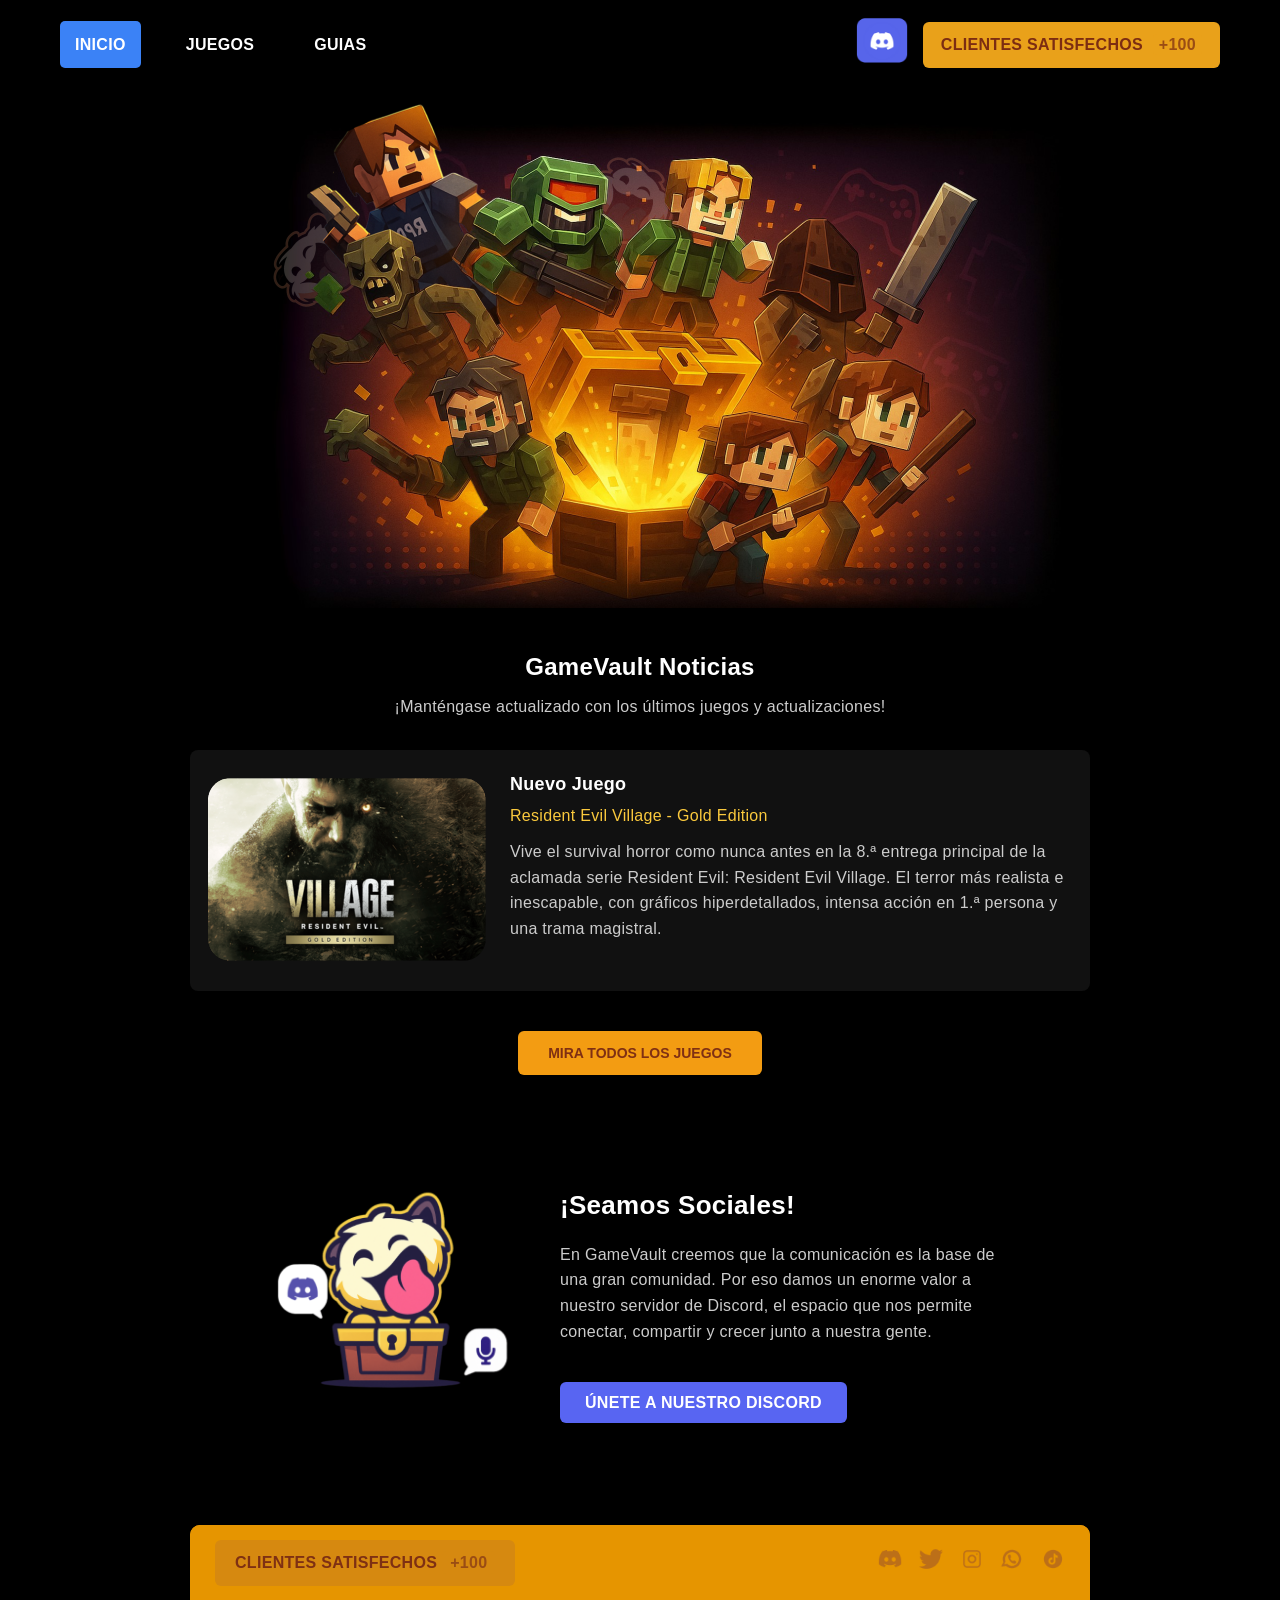
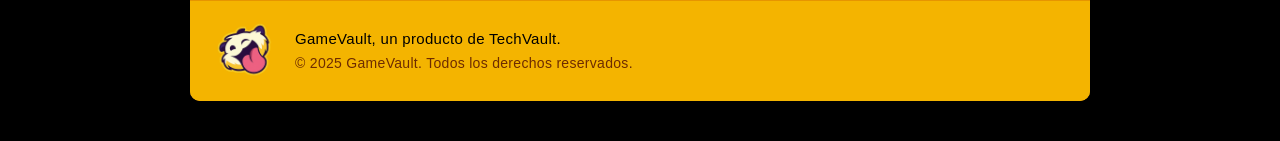
<file: index.html>
<!DOCTYPE html>
<html lang="es">
<head>
  <meta charset="UTF-8">
  <meta name="viewport" content="width=device-width, initial-scale=1.0">
  <title>GameVault</title>
  <link rel="stylesheet" href="styles.css">
  <link rel="stylesheet" href="https://cdn.jsdelivr.net/npm/swiper/swiper-bundle.min.css" />
  <link rel="stylesheet" href="styleoffline.css">
  <link rel="icon" type="image/png" href="imagenes/logocolor.png" >
</head>
<body>
    <!-- Pantalla de carga -->
  <div id="loading-screen" class="loading-screen">
    <div class="loading-content">
      <img src="imagenes/loading.webp" alt="Cargando..." class="loading-gif">
      
    </div>
  </div>



  <!---libreria de swiper-->
  <script src="https://cdn.jsdelivr.net/npm/swiper/swiper-bundle.min.js"></script>
  <!---libreria de swiper-->

  <!-- Overlay del menú móvil -->
  <div class="nav-overlay" id="nav-overlay">
    <div class="overlay-header">
      <span class="close-menu" id="close-menu">✕ Toggle Menu</span>
    </div>
    <ul class="nav-links">
      <li><a href="index.html" class="active">INICIO</a></li>
      <li><a href="juegos.html">JUEGOS</a></li>
      <li><a href="guias.html">GUIAS</a></li>
    </ul>
    <div class="nav-buttons">
      <a href="https://discord.com/invite/jnJaGPKaXg" class="discord-btn">
        <span class="discord-icon"><img src="imagenes/discordblanco.png" alt="Discord"></span> DISCORD SERVER
      </a>
      <a href="Https://tr.ee/Gamevault_referencia " class="play-btn">CLIENTES SATISFECHOS <span>+100</span></a>
    </div>
  </div>

  <!-- encabezado -->
  <header>
    <nav class="navbar">
      <!-- Botón toggle (hamburguesa) -->
      <div class="menu-toggle" id="menu-toggle">
        ☰ <span>MENU</span>
      </div>

      <!-- Links de navegación (desktop) -->
      <ul class="nav-links" id="nav-links">
        <li><a href="index.html" class="active">INICIO</a></li>
        <li><a href="juegos.html">JUEGOS</a></li>
        <li><a href="guias.html">GUIAS</a></li>
      </ul>

      <!-- Botones de la derecha -->
      <div class="nav-buttons">
        <a href="https://discord.com/invite/jnJaGPKaXg" class="discord-btn">
          <img src="imagenes/discordbar.png" alt="discord">
        </a>
        <a href="Https://tr.ee/Gamevault_referencia " class="play-btn">CLIENTES SATISFECHOS <span>+100</span></a>
      </div>
    </nav>
  </header>

  <!-- IMAGEN CENTRAL -->
  <section class="hero">
    <img src="imagenes/imageninicio1.png" alt="Hero Image">
  </section>

  <!-- NEWS SECTION -->
  <section class="news">
    <h2>GameVault Noticias</h2>
    <p>¡Manténgase actualizado con los últimos juegos y actualizaciones!</p>

    <div class="news-card">
      <img src="imagenes/noticia.png" alt="News Thumbnail">
      <div class="news-info">
        <h3>Nuevo Juego</h3>
        <span class="event">Resident Evil Village - Gold Edition</span>
        <p>
          Vive el survival horror como nunca antes en la 8.ª entrega principal
          de la aclamada serie Resident Evil: Resident Evil Village.
          El terror más realista e inescapable, con gráficos hiperdetallados,
          intensa acción en 1.ª persona y una trama magistral.
        </p>
      </div>
    </div>

    <button class="view-btn" onclick="window.location.href='juegos.html'">
  MIRA TODOS LOS JUEGOS
</button>
  </section>

  <!-- SOCIAL SECTION -->
  <section class="social">
    <div class="social-container">
     <img src="imagenes/discord.png" alt="Social Mob">
      <div class="social-text">
        <h2>¡Seamos Sociales!</h2>
        <p>
          En GameVault creemos que la comunicación es la base de una gran comunidad. 
          Por eso damos un enorme valor a nuestro servidor de Discord, el espacio que nos permite 
          conectar, compartir y crecer junto a nuestra gente.
          <br><br>
        </p>
        <a href="https://discord.com/invite/jnJaGPKaXg" class="discord-cta">ÚNETE A NUESTRO DISCORD</a>
      </div>
    </div>
  </section>

  <!-- FOOTER -->
  <footer>
    <div class="footer-box">
      <div class="footer-top">
        <a  class="footer-play">CLIENTES SATISFECHOS<span>+100</span></a>
        <div class="footer-icons">
          <a href="https://discord.com/invite/jnJaGPKaXg"><img src="imagenes/discordlogo.png" alt="discord"></a>
          <a href="https://x.com/VaultGame1437"><img src="imagenes/efectos.png" alt="twitter"></a>
          <a href="https://www.instagram.com/gamevault_ggs"><img src="imagenes/ig.png" alt="instagram"></a>
          <a href="https://wa.me/51968770353"><img src="imagenes/whatsapp.png" alt="whatsapp"></a>
          <a href="https://www.tiktok.com/@gamevault987"><img src="imagenes/tiktok.png" alt="tiktok"></a>
        </div>
      </div>
      <div class="footer-bottom">
        <img src="imagenes/logo2.png" alt="piston">
        <p>
          GameVault, un producto de TechVault. 
 <br>
          <span>© 2025 GameVault. Todos los derechos reservados.</span>
        </p>
      </div>
    </div>
  </footer>

  <script src="scrip.js"></script>
</body>
</html>
</file>
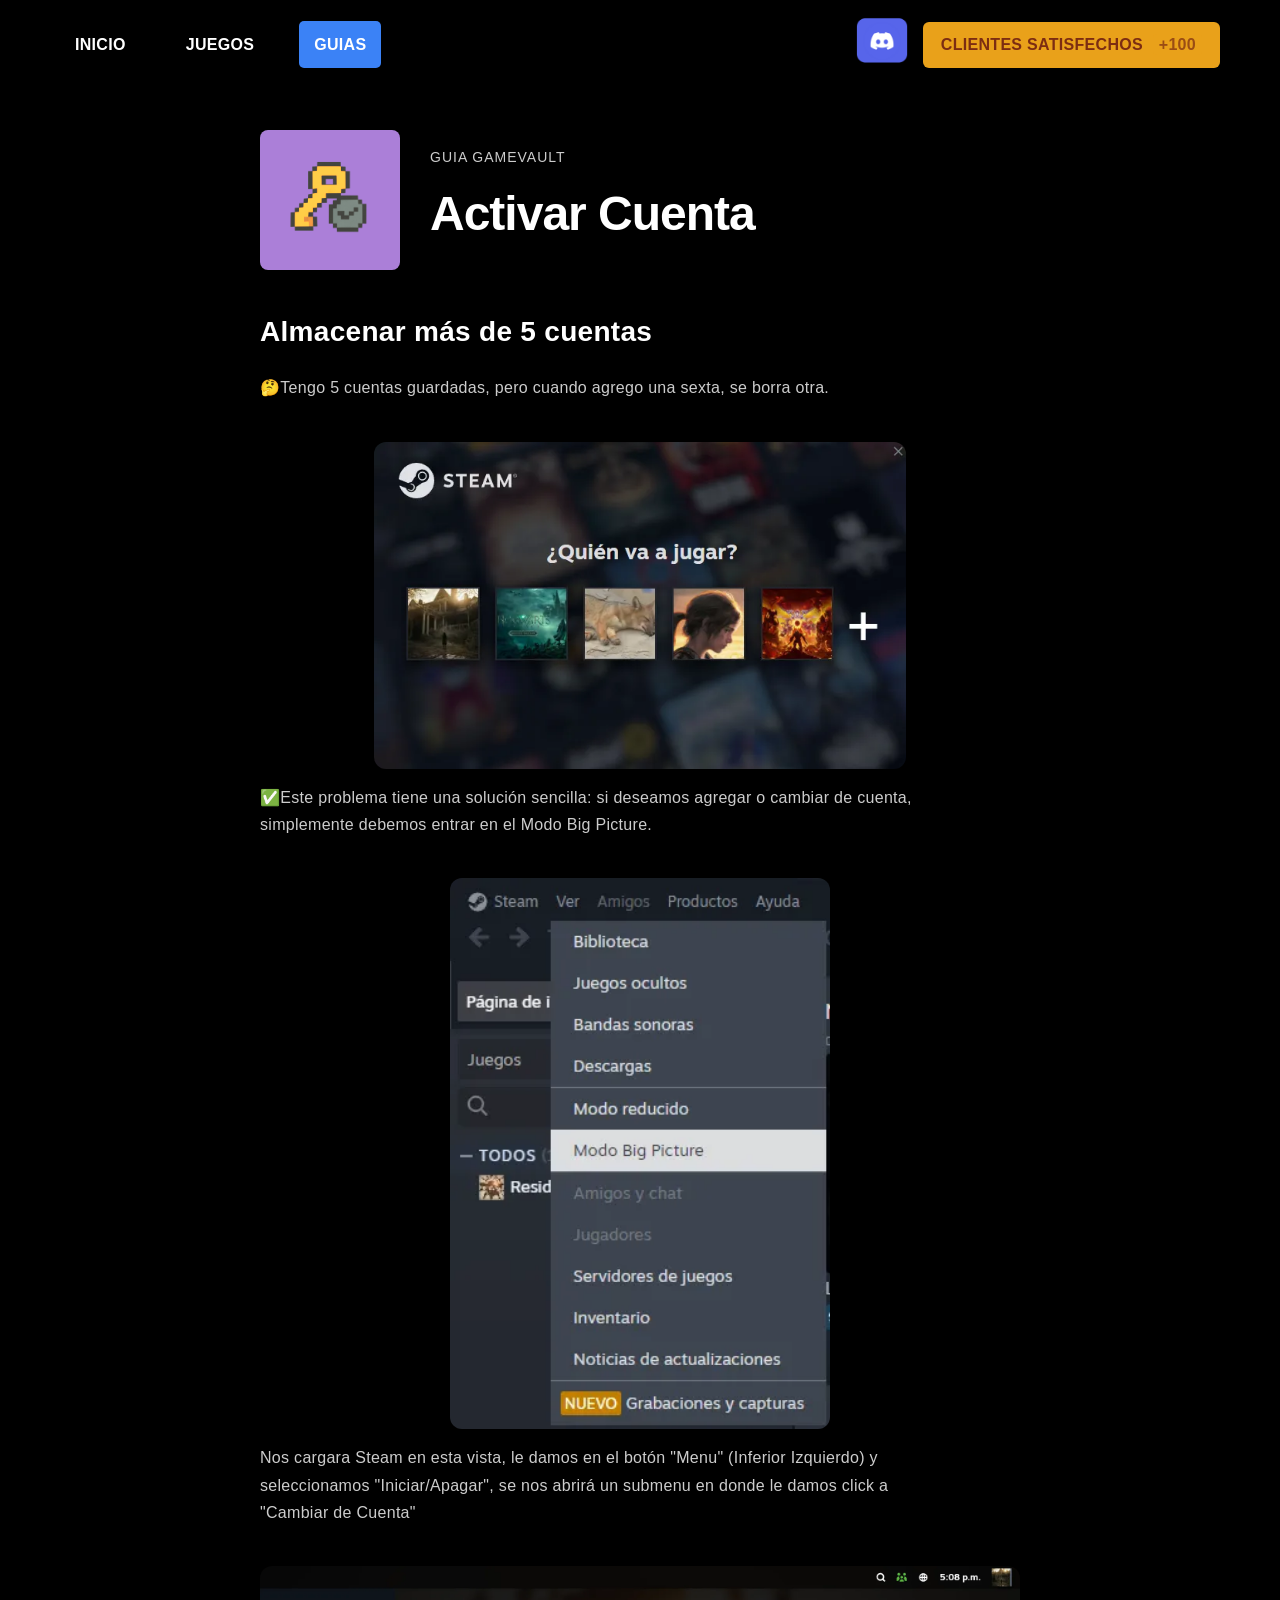
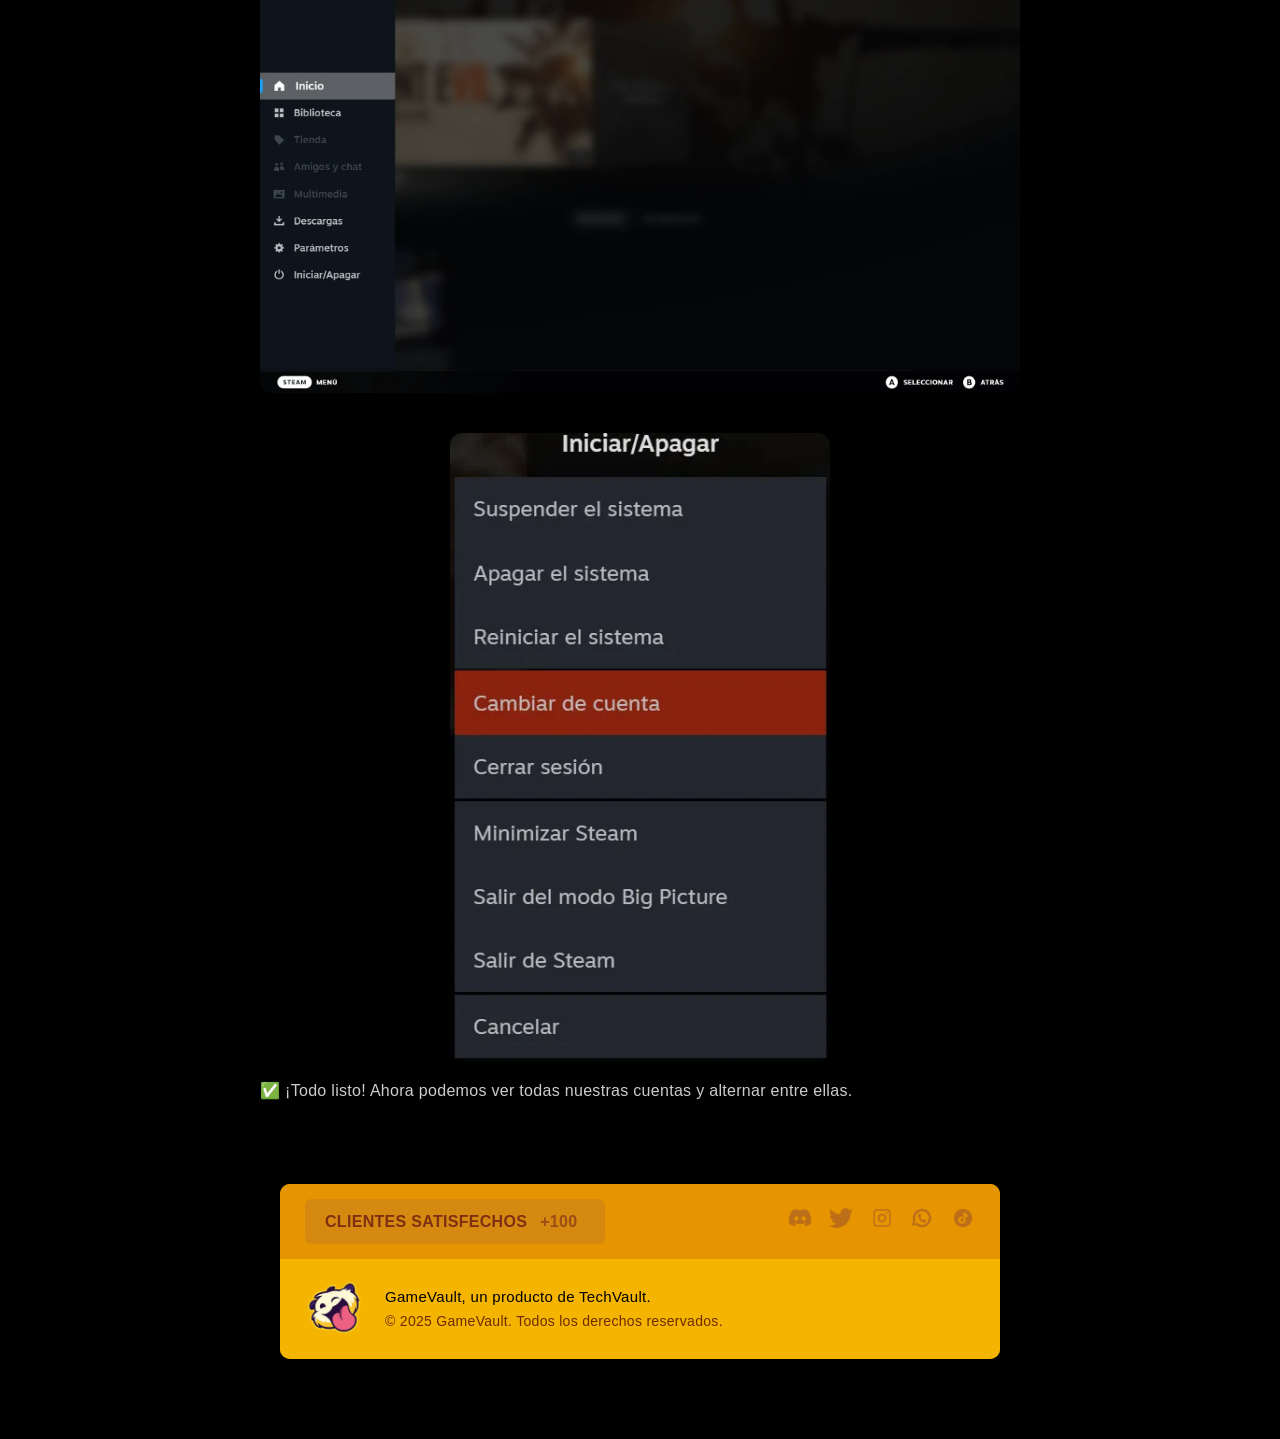
<file: almacenar.html>
<!DOCTYPE html>
<html lang="es">
<head>
  <meta charset="UTF-8">
  <meta name="viewport" content="width=device-width, initial-scale=1.0">
  <title>Almacenar Cuentas - GameVault</title>
  <link rel="stylesheet" href="syles2.css">
  <link rel="stylesheet" href="styles.css">
  <link rel="stylesheet" href="styleoffline.css">
  <link rel="stylesheet" href="https://cdn.jsdelivr.net/npm/swiper/swiper-bundle.min.css" />
  <link rel="icon" type="image/png" href="imagenes/logocolor.png" >
</head>
<body>
      <!-- Pantalla de carga -->
  <div id="loading-screen" class="loading-screen">
    <div class="loading-content">
      <img src="imagenes/loading.webp" alt="Cargando..." class="loading-gif">
      
    </div>
  </div>



  <!---libreria de swiper-->
  <script src="https://cdn.jsdelivr.net/npm/swiper/swiper-bundle.min.js"></script>
  <!---libreria de swiper-->

  <!-- Overlay del menú móvil -->
  <div class="nav-overlay" id="nav-overlay">
    <div class="overlay-header">
      <span class="close-menu" id="close-menu">✕ Toggle Menu</span>
    </div>
    <ul class="nav-links">
      <li><a href="index.html">INICIO</a></li>
      <li><a href="juegos.html">JUEGOS</a></li>
      <li><a href="guias.html" class="active">GUIAS</a></li>
    </ul>
    <div class="nav-buttons">
      <a href="https://discord.com/invite/jnJaGPKaXg" class="discord-btn">
        <span class="discord-icon"><img src="imagenes/discordblanco.png" alt="Discord"></span> DISCORD SERVER
      </a>
      <a href="Https://tr.ee/Gamevault_referencia " class="play-btn">CLIENTES SATISFECHOS <span>+100</span></a>
    </div>
  </div>

  <!-- encabezado -->
  <header>
    <nav class="navbar">
      <!-- Botón toggle (hamburguesa) -->
      <div class="menu-toggle" id="menu-toggle">
        ☰ <span>MENU</span>
      </div>

      <!-- Links de navegación (desktop) -->
      <ul class="nav-links" id="nav-links">
        <li><a href="index.html">INICIO</a></li>
        <li><a href="juegos.html">JUEGOS</a></li>
        <li><a href="guias.html" class="active">GUIAS</a></li>
      </ul>

      <!-- Botones de la derecha -->
      <div class="nav-buttons">
        <a href="https://discord.com/invite/jnJaGPKaXg" class="discord-btn">
          <img src="imagenes/discordbar.png" alt="discord">
        </a>
        <a href="Https://tr.ee/Gamevault_referencia " class="play-btn">CLIENTES SATISFECHOS <span>+100</span></a>
      </div>
    </nav>
  </header>

<div class="container">
    <!-- Header Section -->
    <div class="header">
      <div class="icon-container2">
        <img src="imagenes/activar.png" alt="Archaeology Character" class="character-icon">
      </div>
      <div class="title-section">
        <p class="guide-label">GUIA GAMEVAULT</p>
        <h1 class="main-title">Activar Cuenta</h1>
      </div>
    </div>



    <!-- que es-->
    <div class="section">
      <h2 class="section-title">Almacenar más de 5 cuentas</h2>
      <p class="section-text">🤔Tengo 5 cuentas guardadas, pero cuando agrego una sexta, se borra otra.</p>
    </div>

    <!-- Additional Image Section -->
    <div class="bottom-image-container">
      <img src="imagenes/plataforma.webp" alt="Archaeology Process" class="bottom-image3">
    </div>

    <!-- que es-->
    <div class="section">
      <p class="section-text">✅Este problema tiene una solución sencilla: si deseamos agregar o cambiar de cuenta, simplemente debemos entrar en el Modo Big Picture.</p>
    </div>

    <!-- Additional Image Section -->
    <div class="bottom-image-container">
      <img src="imagenes/big.webp" alt="Archaeology Process" class="bottom-image2">
    </div>

    <!-- que es-->
    <div class="section">
      <p class="section-text">Nos cargara Steam en esta vista, le damos en el botón "Menu" (Inferior Izquierdo) 
        y seleccionamos "Iniciar/Apagar", se nos abrirá un submenu en donde le damos click a "Cambiar de Cuenta"</p>
    </div>

    <!-- Additional Image Section -->
    <div class="bottom-image-container">
      <img src="imagenes/modo.webp" alt="Archaeology Process" class="bottom-image">
    </div>    

    <!-- Additional Image Section -->
    <div class="bottom-image-container">
      <img src="imagenes/apagar.webp" alt="Archaeology Process" class="bottom-image2">
    </div>       

        <div class="section">
      <p class="section-text">✅ ¡Todo listo! Ahora podemos ver todas nuestras cuentas y alternar entre ellas.</p>
    </div>

    








  <!-- FOOTER -->
  <footer>
    <div class="footer-box">
      <div class="footer-top">
        <a  class="footer-play">CLIENTES SATISFECHOS<span>+100</span></a>
        <div class="footer-icons">
          <a href="https://discord.com/invite/jnJaGPKaXg"><img src="imagenes/discordlogo.png" alt="discord"></a>
          <a href="https://x.com/VaultGame1437"><img src="imagenes/efectos.png" alt="twitter"></a>
          <a href="https://www.instagram.com/gamevault_ggs"><img src="imagenes/ig.png" alt="instagram"></a>
          <a href="https://wa.me/51968770353"><img src="imagenes/whatsapp.png" alt="whatsapp"></a>
          <a href="https://www.tiktok.com/@gamevault987"><img src="imagenes/tiktok.png" alt="tiktok"></a>
        </div>
      </div>
      <div class="footer-bottom">
        <img src="imagenes/logo2.png" alt="piston">
        <p>
          GameVault, un producto de TechVault.  <br>
          <span>© 2025 GameVault. Todos los derechos reservados.</span>
        </p>
      </div>
    </div>
  </footer>

  <script src="scrip.js"></script>
</body>
</html>
</file>
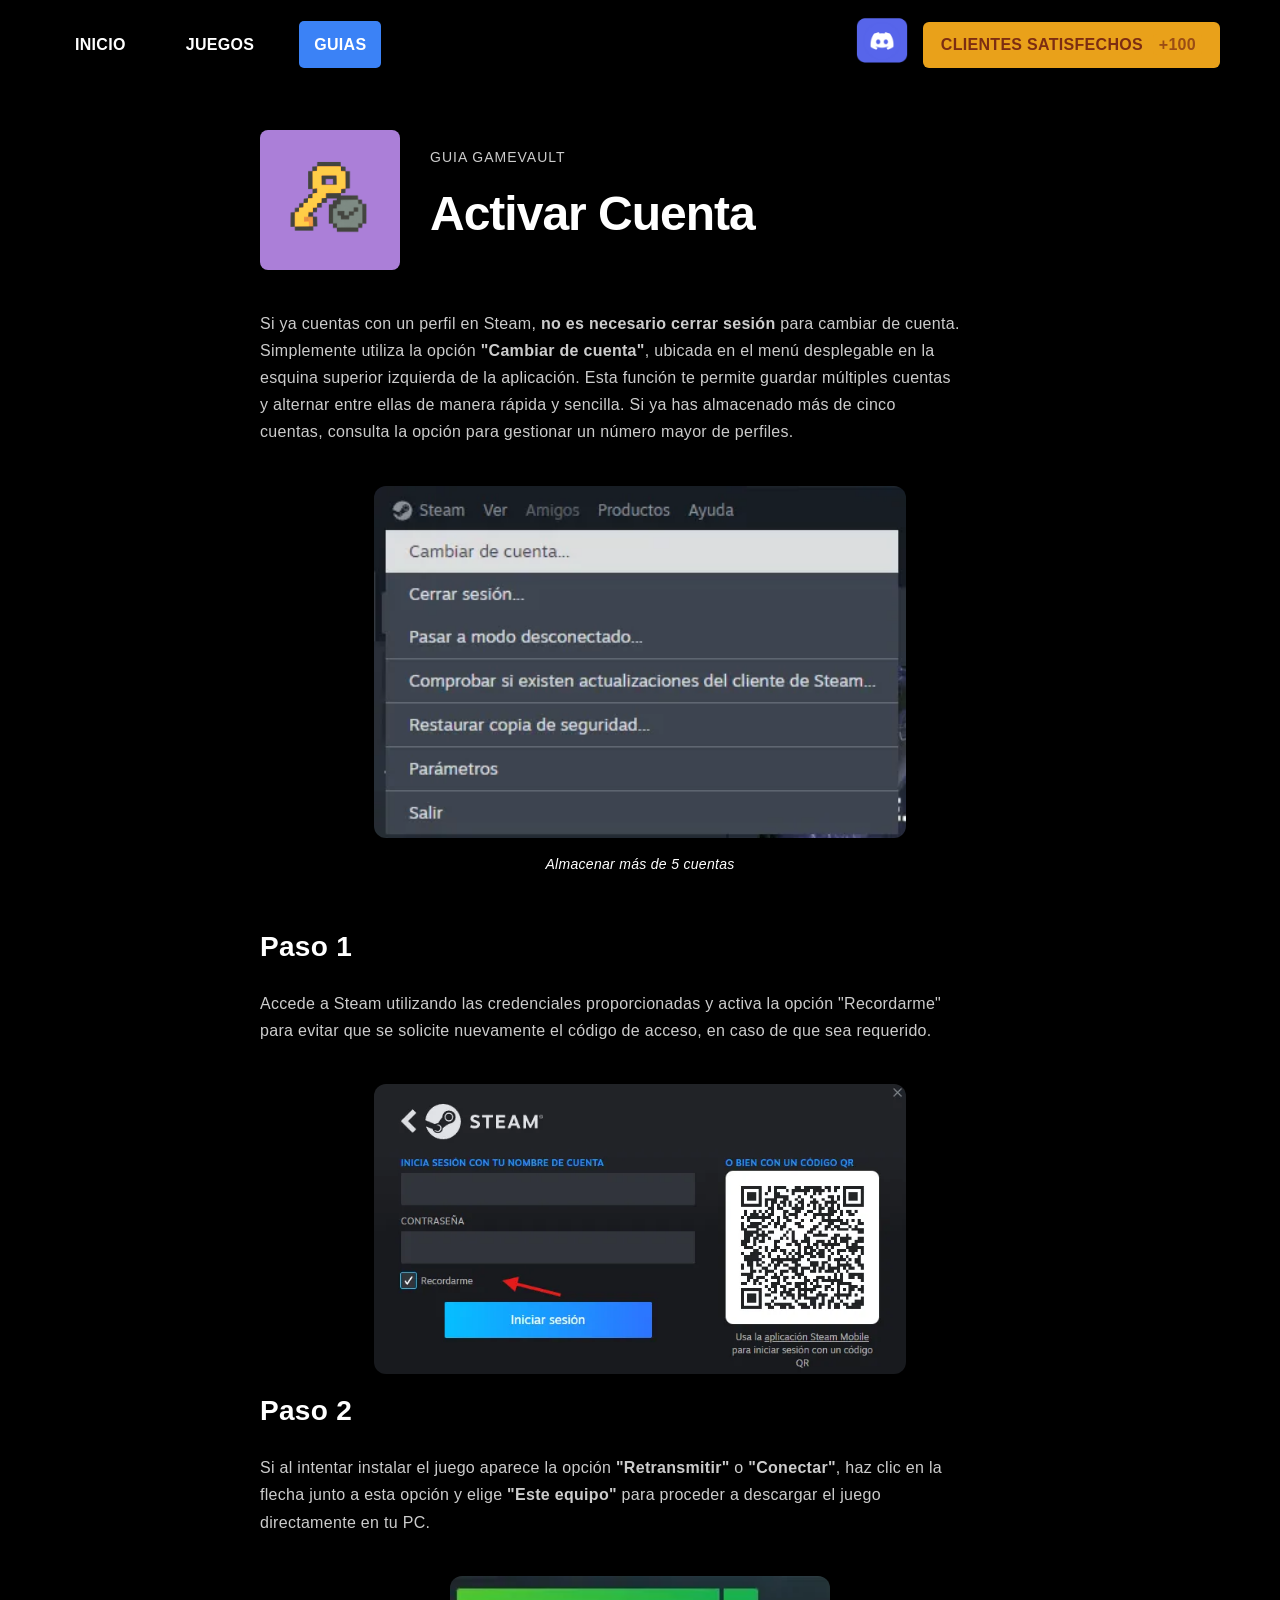
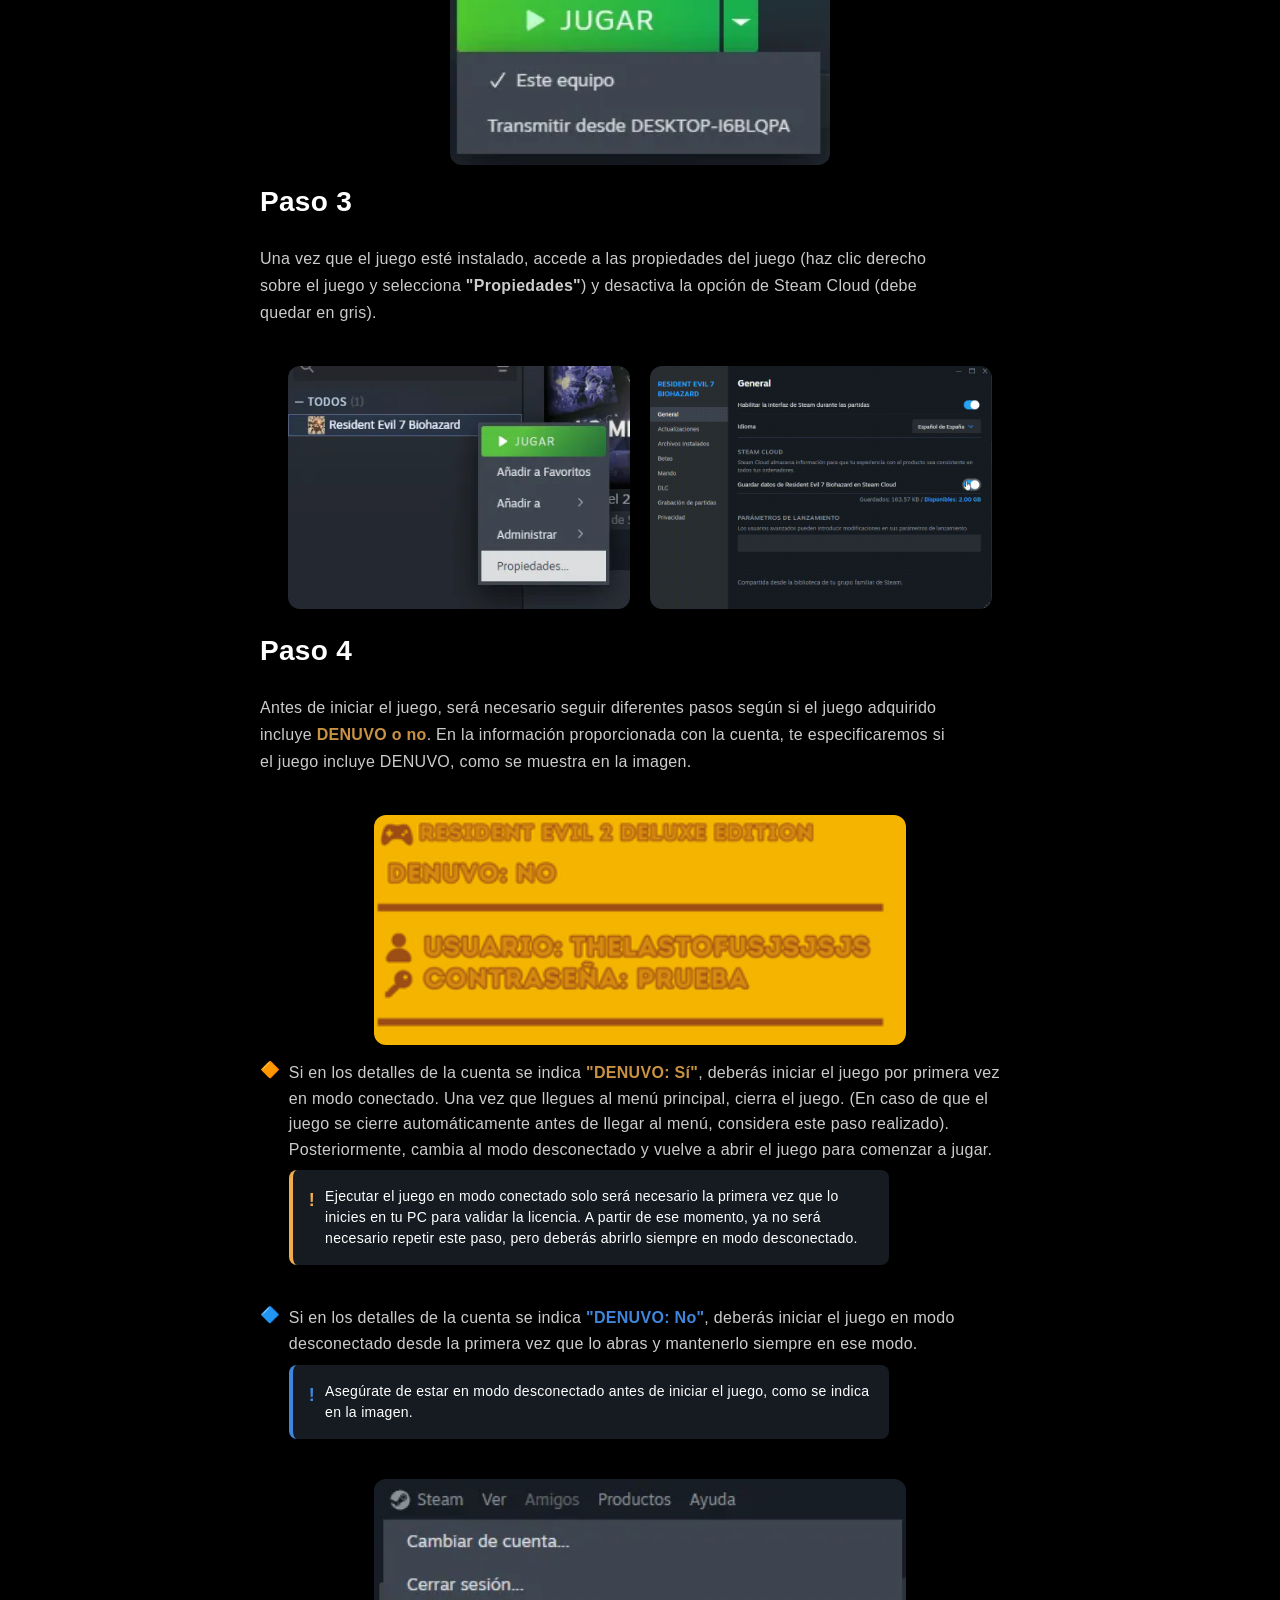
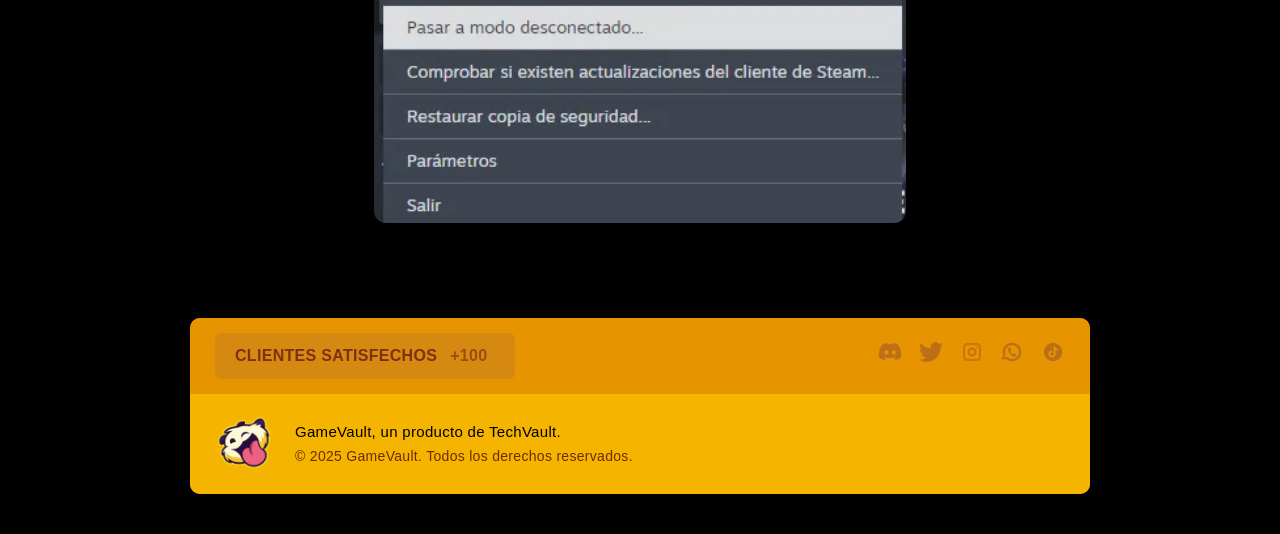
<file: cuentas.html>
<!DOCTYPE html>
<html lang="es">
<head>
  <meta charset="UTF-8">
  <meta name="viewport" content="width=device-width, initial-scale=1.0">
  <title>Política de Reembolsos - GameVault</title>
  <link rel="stylesheet" href="syles2.css">
  <link rel="stylesheet" href="styles.css">
  <link rel="stylesheet" href="styleoffline.css">
  <link rel="stylesheet" href="https://cdn.jsdelivr.net/npm/swiper/swiper-bundle.min.css" />
  <link rel="icon" type="image/png" href="imagenes/logocolor.png" >
</head>
<body>
      <!-- Pantalla de carga -->
  <div id="loading-screen" class="loading-screen">
    <div class="loading-content">
      <img src="imagenes/loading.webp" alt="Cargando..." class="loading-gif">
      
    </div>
  </div>
  
  <!---libreria de swiper-->
  <script src="https://cdn.jsdelivr.net/npm/swiper/swiper-bundle.min.js"></script>
  <!---libreria de swiper-->

  <!-- Overlay del menú móvil -->
  <div class="nav-overlay" id="nav-overlay">
    <div class="overlay-header">
      <span class="close-menu" id="close-menu">✕ Toggle Menu</span>
    </div>
    <ul class="nav-links">
      <li><a href="index.html">INICIO</a></li>
      <li><a href="juegos.html">JUEGOS</a></li>
      <li><a href="guias.html" class="active">GUIAS</a></li>
    </ul>
    <div class="nav-buttons">
      <a href="https://discord.com/invite/jnJaGPKaXg" class="discord-btn">
        <span class="discord-icon"><img src="imagenes/discordblanco.png" alt="Discord"></span> DISCORD SERVER
      </a>
      <a href="Https://tr.ee/Gamevault_referencia " class="play-btn">CLIENTES SATISFECHOS <span>+100</span></a>
    </div>
  </div>

  <!-- encabezado -->
  <header>
    <nav class="navbar">
      <!-- Botón toggle (hamburguesa) -->
      <div class="menu-toggle" id="menu-toggle">
        ☰ <span>MENU</span>
      </div>

      <!-- Links de navegación (desktop) -->
      <ul class="nav-links" id="nav-links">
        <li><a href="index.html">INICIO</a></li>
        <li><a href="juegos.html">JUEGOS</a></li>
        <li><a href="guias.html" class="active">GUIAS</a></li>
      </ul>

      <!-- Botones de la derecha -->
      <div class="nav-buttons">
        <a href="https://discord.com/invite/jnJaGPKaXg" class="discord-btn">
          <img src="imagenes/discordbar.png" alt="discord">
        </a>
        <a href="Https://tr.ee/Gamevault_referencia " class="play-btn">CLIENTES SATISFECHOS <span>+100</span></a>
      </div>
    </nav>
  </header>

  <!-- CONTENIDO DE POLÍTICA DE REEMBOLSOS -->
<div class="container">
    <!-- Header Section -->
    <div class="header">
      <div class="icon-container2">
        <img src="imagenes/activar.png" alt="Archaeology Character" class="character-icon">
      </div>
      <div class="title-section">
        <p class="guide-label">GUIA GAMEVAULT</p>
        <h1 class="main-title">Activar Cuenta</h1>
      </div>
    </div>

    <!-- Description Section -->
    <div class="description">
      <p>Si ya cuentas con un perfil en Steam, <b>no es necesario cerrar sesión</b> para cambiar de cuenta. Simplemente utiliza la opción <b>"Cambiar de cuenta"</b>, ubicada en el menú desplegable en la esquina superior izquierda de la aplicación. Esta función te permite guardar múltiples cuentas y alternar entre ellas de manera rápida y sencilla.
        Si ya has almacenado más de cinco cuentas, consulta la opción para gestionar un número mayor de perfiles.</p>
    </div>

    <!-- Main Image Section -->
    <div class="main-image-container">
      <img src="imagenes/cambiarcuenta.webp" alt="Open World Archaeology Structure" class="main-image2">
      <a href="almacenar.html" class="image-captionlink">
      <p > Almacenar más de 5 cuentas </p>
      </a>
    </div>

    <!-- Paso 1-->
    <div class="section">
      <h2 class="section-title">Paso 1</h2>
      <p class="section-text"> Accede a Steam utilizando las credenciales proporcionadas y activa la opción "Recordarme" 
        para evitar que se solicite nuevamente el código de acceso, en caso de que sea requerido.</p>
    </div>

    <!-- Additional Image Section -->
    <div class="bottom-image-container">
      <img src="imagenes/inicio.webp" alt="Archaeology Process" class="bottom-image3">
    </div>

    <!-- Paso 2-->
    <div class="section">
      <h2 class="section-title">Paso 2</h2>
      <p class="section-text"> Si al intentar instalar el juego aparece la opción <b>"Retransmitir"</b> o <b>"Conectar"</b>, haz clic en la 
        flecha junto a esta opción y elige <b>"Este equipo"</b> para proceder a descargar el juego directamente en tu PC.</p>
    </div>

    <!-- Additional Image Section -->
    <div class="bottom-image-container">
      <img src="imagenes/concectar.webp" alt="Archaeology Process" class="bottom-image2">
    </div>    

    <!-- Paso 3-->
    <div class="section">
      <h2 class="section-title">Paso 3</h2>
      <p class="section-text"> Una vez que el juego esté instalado, accede a las propiedades del juego (haz clic derecho 
        sobre el juego y selecciona <b>"Propiedades"</b>) y desactiva la opción de Steam Cloud (debe quedar en gris).</p>
    </div>


    <div class="image-row">
    <img src="imagenes/propiedad.webp" alt="Imagen 1" class="img-pair">
    <img src="imagenes/steamcloud.gif" alt="Imagen 2" class="img-pair">
    </div>


    <!-- Paso 4-->
    <div class="section">
      <h2 class="section-title">Paso 4</h2>
      <p class="section-text"> Antes de iniciar el juego, será necesario seguir diferentes pasos según si el juego adquirido incluye <font color="#c89242"><b>DENUVO o no</b></font>.
        En la información proporcionada con la cuenta, te especificaremos si el juego incluye DENUVO, como se muestra en la imagen.</p>
    </div>

    <!-- Additional Image Section -->
    <div class="bottom-image-container">
      <img src="imagenes/denuvo.png" alt="Archaeology Process" class="bottom-image3">
    </div>        

        <div class="section">
      <ul class="emoji-list">
        
        <li>Si en los detalles de la cuenta se indica <font color="c89242"><b>"DENUVO: Sí"</b></font>, deberás iniciar el juego por primera vez en   modo conectado. Una vez que
         llegues al menú principal, cierra el juego. (En caso de que el juego se cierre automáticamente antes de llegar al menú, considera este paso realizado). 
         Posteriormente, cambia al modo desconectado y vuelve a abrir el juego para comenzar a jugar.</li>
</ul>
<div class="emoji-aligned-box">
  <div class="warning-box">
    <div class="warning-icon">!</div>
    <div class="warning-text">
      Ejecutar el juego en modo conectado solo será necesario la primera vez que lo inicies en tu PC para validar la licencia.
      A partir de ese momento, ya no será necesario repetir este paso, pero deberás abrirlo siempre en modo desconectado.
    </div>
  </div>
</div>

      
      </div>


      <div class="section">
        <ul class="emoji-list2">

          <li>Si en los detalles de la cuenta se indica <font color="#3f87dc"><b>"DENUVO: No"</b></font>, deberás iniciar el juego en modo desconectado desde la primera vez que lo abras 
            y mantenerlo siempre en ese modo.</li>
        </ul>

        <div class="emoji-aligned-box">
  <div class="warning-box2">
    <div class="warning-icon2">!</div>
    <div class="warning-text">
      Asegúrate de estar en modo desconectado antes de iniciar el juego, como se indica en la imagen.
    </div>
  </div>
</div>

      </div>
    

    <!-- Additional Image Section -->
    <div class="bottom-image-container">
      <img src="imagenes/desconcectado.webp" alt="Archaeology Process" class="bottom-image3">
    </div>    

    </div>

    


    



    

  <!-- FOOTER -->
  <footer>
    <div class="footer-box">
      <div class="footer-top">
        <a  class="footer-play">CLIENTES SATISFECHOS<span>+100</span></a>
        <div class="footer-icons">
          <a href="https://discord.com/invite/jnJaGPKaXg"><img src="imagenes/discordlogo.png" alt="discord"></a>
          <a href="https://x.com/VaultGame1437"><img src="imagenes/efectos.png" alt="twitter"></a>
          <a href="https://www.instagram.com/gamevault_ggs"><img src="imagenes/ig.png" alt="instagram"></a>
          <a href="https://wa.me/51968770353"><img src="imagenes/whatsapp.png" alt="whatsapp"></a>
          <a href="https://www.tiktok.com/@gamevault987"><img src="imagenes/tiktok.png" alt="tiktok"></a>
        </div>
      </div>
      <div class="footer-bottom">
        <img src="imagenes/logo2.png" alt="piston">
        <p>
          GameVault, un producto de TechVault.  <br>
          <span>© 2025 GameVault. Todos los derechos reservados.</span>
        </p>
      </div>
    </div>
  </footer>

  <script src="scrip.js"></script>
</body>
</html>
</file>
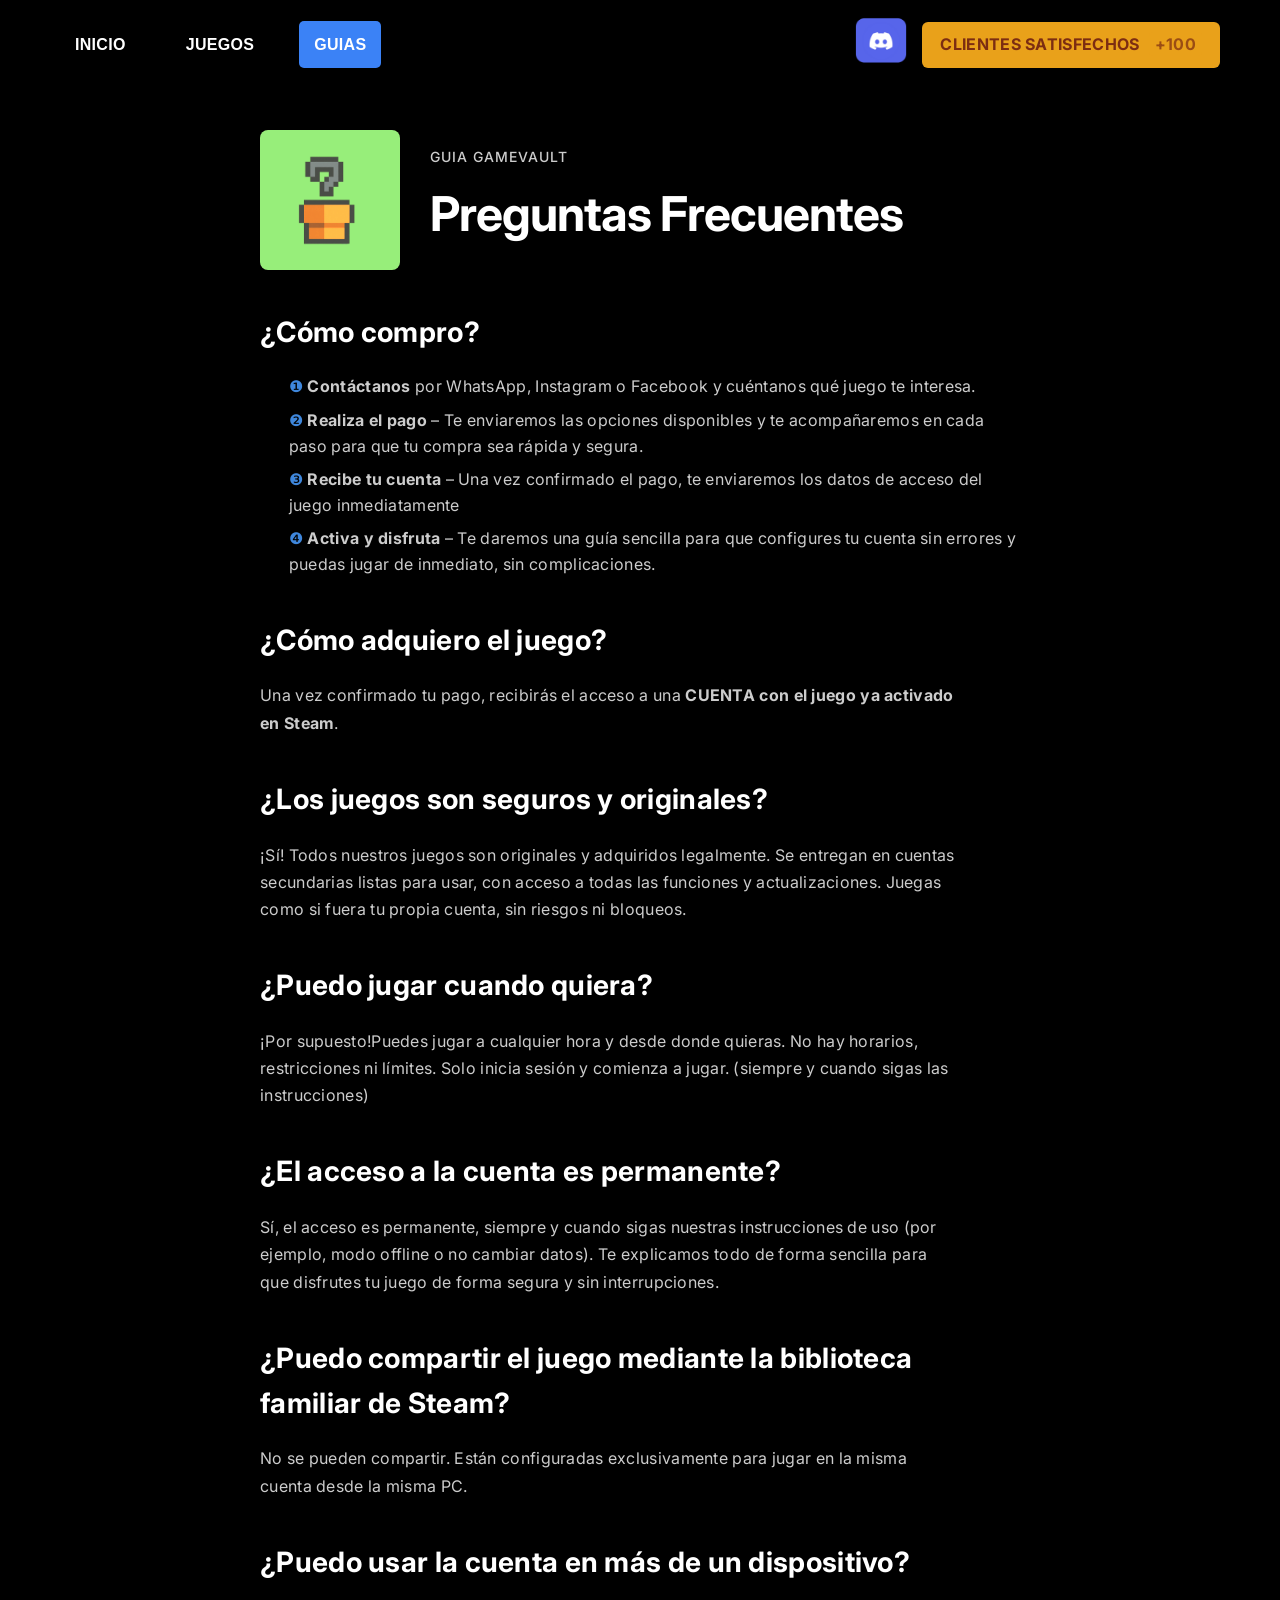
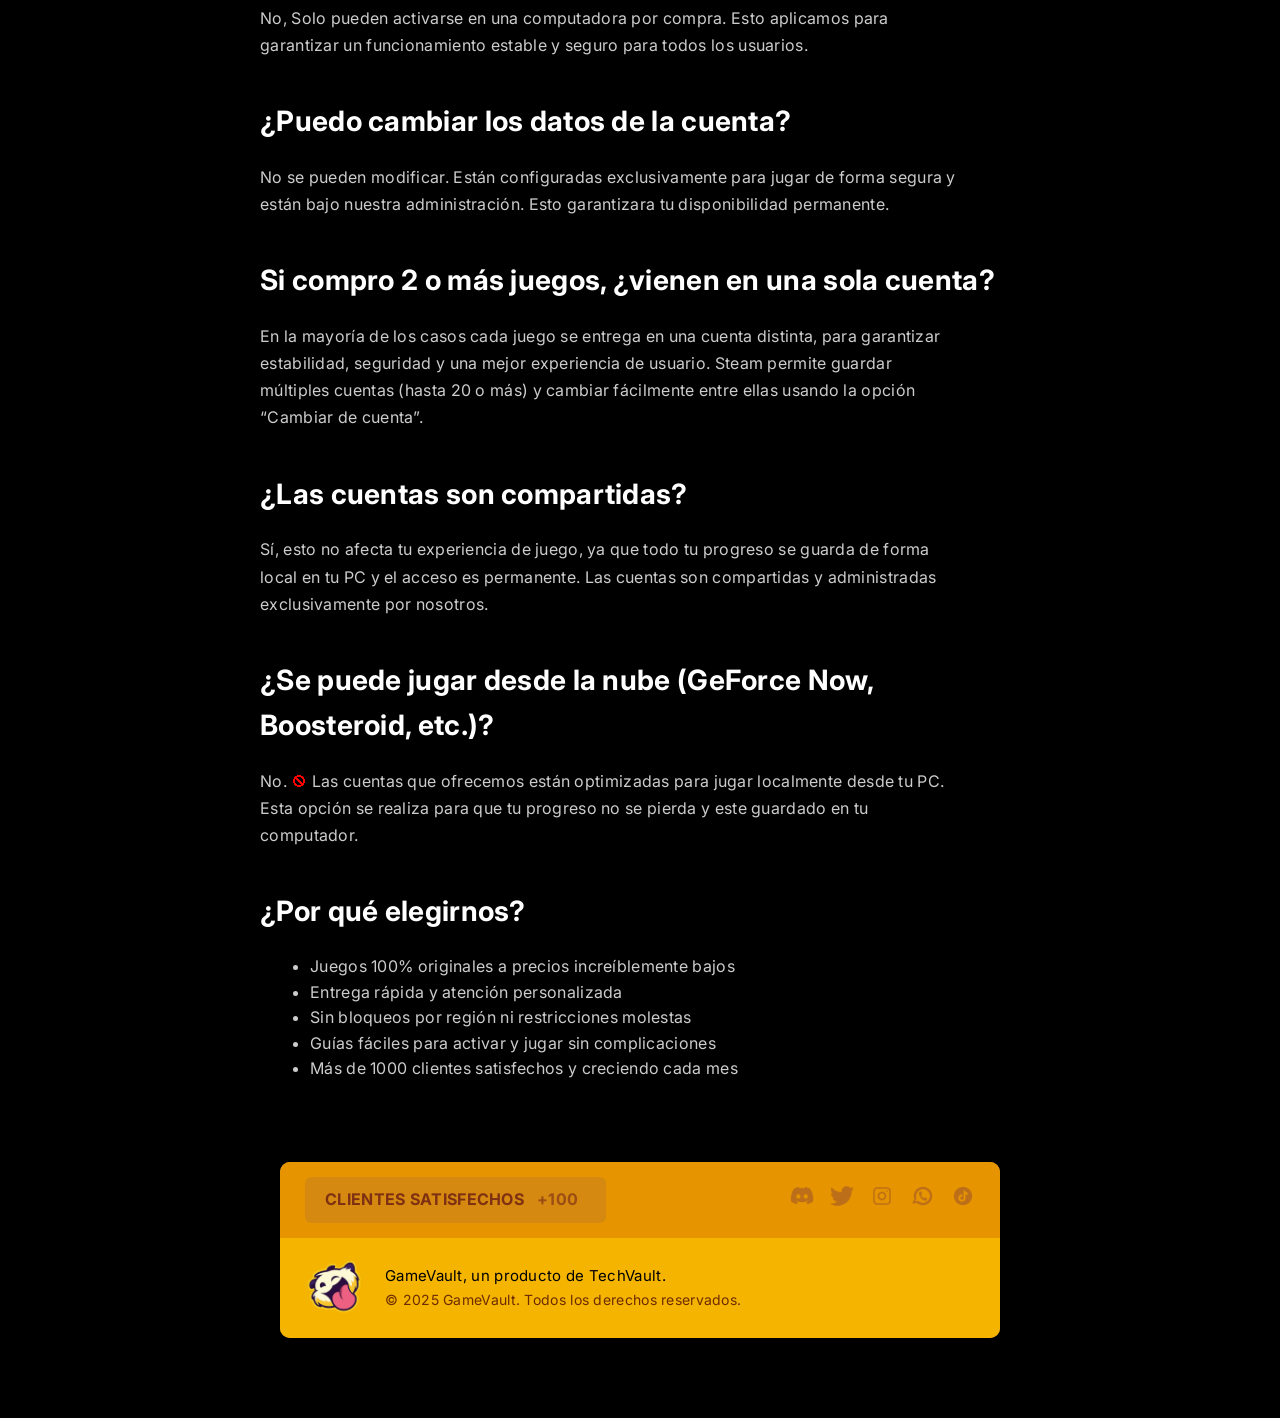
<file: enchanting.html>
<!DOCTYPE html>
<html lang="es">
<head>
  <meta charset="UTF-8">
  <meta name="viewport" content="width=device-width, initial-scale=1.0">
  <title>Preguntas Frecuentes - GameVault</title>
  <link rel="stylesheet" href="syles2.css">
  <link rel="stylesheet" href="styleoffline.css">
  <link rel="stylesheet" href="styles.css">
  <link rel="stylesheet" href="https://cdn.jsdelivr.net/npm/swiper/swiper-bundle.min.css" />
  <link rel="icon" type="image/png" href="imagenes/logocolor.png" >
</head>
<body>
      <!-- Pantalla de carga -->
  <div id="loading-screen" class="loading-screen">
    <div class="loading-content">
      <img src="imagenes/loading.webp" alt="Cargando..." class="loading-gif">
   
    </div>
  </div>
  <!---libreria de swiper-->
  <script src="https://cdn.jsdelivr.net/npm/swiper/swiper-bundle.min.js"></script>
  <!---libreria de swiper-->

  <!-- Overlay del menú móvil -->
  <div class="nav-overlay" id="nav-overlay">
    <div class="overlay-header">
      <span class="close-menu" id="close-menu">✕ Toggle Menu</span>
    </div>
    <ul class="nav-links">
      <li><a href="index.html">INICIO</a></li>
      <li><a href="juegos.html">JUEGOS</a></li>
      <li><a href="guias.html" class="active">GUIAS</a></li>
    </ul>
    <div class="nav-buttons">
      <a href="https://discord.com/invite/jnJaGPKaXg" class="discord-btn">
        <span class="discord-icon"><img src="imagenes/discordblanco.png" alt="Discord"></span> DISCORD SERVER
      </a>
      <a href="Https://tr.ee/Gamevault_referencia " class="play-btn">CLIENTES SATISFECHOS <span>+100</span></a>
    </div>
  </div>

  <!-- encabezado -->
  <header>
    <nav class="navbar">
      <!-- Botón toggle (hamburguesa) -->
      <div class="menu-toggle" id="menu-toggle">
        ☰ <span>MENU</span>
      </div>

      <!-- Links de navegación (desktop) -->
      <ul class="nav-links" id="nav-links">
        <li><a href="index.html">INICIO</a></li>
        <li><a href="juegos.html">JUEGOS</a></li>
        <li><a href="guias.html" class="active">GUIAS</a></li>
      </ul>

      <!-- Botones de la derecha -->
      <div class="nav-buttons">
        <a href="https://discord.com/invite/jnJaGPKaXg" class="discord-btn">
          <img src="imagenes/discordbar.png" alt="discord">
        </a>
        <a href="Https://tr.ee/Gamevault_referencia " class="play-btn">CLIENTES SATISFECHOS <span>+100</span></a>
      </div>
    </nav>
  </header>

  <!-- CONTENIDO DE POLÍTICA DE REEMBOLSOS -->
<div class="container">
    <!-- Header Section -->
    <div class="header">
      <div class="icon-container6">
        <img src="imagenes/preguntas.png" alt="Archaeology Character" class="character-icon">
      </div>
      <div class="title-section">
        <p class="guide-label">GUIA GAMEVAULT</p>
        <h1 class="main-title">Preguntas Frecuentes</h1>
      </div>
    </div>

    

    <!-- que es-->
    <div class="section">
      <h2 class="section-title">¿Cómo compro?</h2>
      <ul class="emoji-list3">
        <li><font color="#3f87dc">❶</font> <b>Contáctanos</b> por WhatsApp, Instagram o Facebook y cuéntanos qué juego te interesa.</li>
        <li><font color="#3f87dc">❷</font> <b>Realiza el pago</b> – Te enviaremos las opciones disponibles y te acompañaremos en cada paso para que tu compra sea rápida y segura.</li>
        <li><font color="#3f87dc">❸</font> <b>Recibe tu cuenta</b> – Una vez confirmado el pago, te enviaremos los datos de acceso del juego inmediatamente</li>
        <li><font color="#3f87dc">❹</font> <b>Activa y disfruta</b> – Te daremos una guía sencilla para que configures tu cuenta sin errores y puedas jugar de inmediato, sin complicaciones.</li>
    </div>

    <div class="section">
      <h2 class="section-title">¿Cómo adquiero el juego?</h2>
      <p class="section-text">Una vez confirmado tu pago, recibirás el acceso a una <b>CUENTA con el juego ya activado en Steam</b>.</p>
    </div>

    <div class="section">
      <h2 class="section-title">¿Los juegos son seguros y originales?</h2>
      <p class="section-text">¡Sí! Todos nuestros juegos son originales y adquiridos legalmente. Se entregan en cuentas secundarias listas para usar, con acceso a todas las funciones y actualizaciones. Juegas como si fuera tu propia cuenta, sin riesgos ni bloqueos.
</p>
    </div>    

    <div class="section">
      <h2 class="section-title">¿Puedo jugar cuando quiera?</h2>
      <p class="section-text">¡Por supuesto!Puedes jugar a cualquier hora y desde donde quieras. No hay horarios, restricciones ni límites.
         Solo inicia sesión y comienza a jugar. (siempre y cuando sigas las instrucciones)</p>
    </div>        

    <div class="section">
      <h2 class="section-title">¿El acceso a la cuenta es permanente?</h2>
      <p class="section-text">Sí, el acceso es permanente, siempre y cuando sigas nuestras instrucciones de uso (por ejemplo, modo offline o no cambiar datos). 
        Te explicamos todo de forma sencilla para que disfrutes tu juego de forma segura y sin interrupciones.</p>
    </div>   
    
    <div class="section">
      <h2 class="section-title">¿Puedo compartir el juego mediante la biblioteca familiar de Steam?</h2>
      <p class="section-text">No se pueden compartir. Están configuradas exclusivamente para jugar en la misma cuenta desde la misma PC.</p>
    </div>       

    <div class="section">
      <h2 class="section-title">¿Puedo usar la cuenta en más de un dispositivo?</h2>
      <p class="section-text">No, Solo pueden activarse en una computadora por compra. Esto aplicamos para garantizar un funcionamiento estable y 
        seguro para todos los usuarios.</p>
    </div>       

    <div class="section">
      <h2 class="section-title">¿Puedo cambiar los datos de la cuenta?</h2>
      <p class="section-text">No se pueden modificar. Están configuradas exclusivamente para jugar de forma segura y están bajo nuestra administración. 
        Esto garantizara tu disponibilidad permanente.</p>
    </div>          

    <div class="section">
      <h2 class="section-title">Si compro 2 o más juegos, ¿vienen en una sola cuenta?</h2>
      <p class="section-text">En la mayoría de los casos cada juego se entrega en una cuenta distinta, para garantizar estabilidad, seguridad y una mejor experiencia de usuario.
Steam permite guardar múltiples cuentas (hasta 20 o más) y cambiar fácilmente entre ellas usando la opción “Cambiar de cuenta”.</p>
    </div>   
    
    <div class="section">
      <h2 class="section-title">¿Las cuentas son compartidas?</h2>
      <p class="section-text">Sí, esto no afecta tu experiencia de juego, ya que todo tu progreso se guarda de forma local en tu PC y el acceso es permanente. Las cuentas 
        son compartidas y administradas exclusivamente por nosotros.</p>
    </div>     

        <div class="section">
      <h2 class="section-title">¿Se puede jugar desde la nube (GeForce Now, Boosteroid, etc.)?</h2>
      <p class="section-text">No. <font color="red">🛇</font> Las cuentas que ofrecemos están optimizadas para jugar localmente desde tu PC. Esta opción se realiza para que tu progreso no 
        se pierda y este guardado en tu computador.</p>
    </div>   

        <div class="section">
      <h2 class="section-title">¿Por qué elegirnos?</h2>
      <ul class="section-list">
        <li>Juegos 100% originales a precios increíblemente bajos</li>
        <li>Entrega rápida y atención personalizada</li>
        <li>Sin bloqueos por región ni restricciones molestas</li>
        <li>Guías fáciles para activar y jugar sin complicaciones</li>
        <li>Más de 1000 clientes satisfechos y creciendo cada mes</li>
      </ul>
    </div>       



    


  <!-- FOOTER -->
  <footer>
    <div class="footer-box">
      <div class="footer-top">
        <a  class="footer-play">CLIENTES SATISFECHOS<span>+100</span></a>
        <div class="footer-icons">
          <a href="https://discord.com/invite/jnJaGPKaXg"><img src="imagenes/discordlogo.png" alt="discord"></a>
          <a href="https://x.com/VaultGame1437"><img src="imagenes/efectos.png" alt="twitter"></a>
          <a href="https://www.instagram.com/gamevault_ggs"><img src="imagenes/ig.png" alt="instagram"></a>
          <a href="https://wa.me/51968770353"><img src="imagenes/whatsapp.png" alt="whatsapp"></a>
          <a href="https://www.tiktok.com/@gamevault987"><img src="imagenes/tiktok.png" alt="tiktok"></a>
        </div>
      </div>
      <div class="footer-bottom">
        <img src="imagenes/logo2.png" alt="piston">
        <p>
          GameVault, un producto de TechVault.  <br>
          <span>© 2025 GameVault. Todos los derechos reservados.</span>
        </p>
      </div>
    </div>
  </footer>

  <script src="scrip.js"></script>
</body>
</html>
</file>
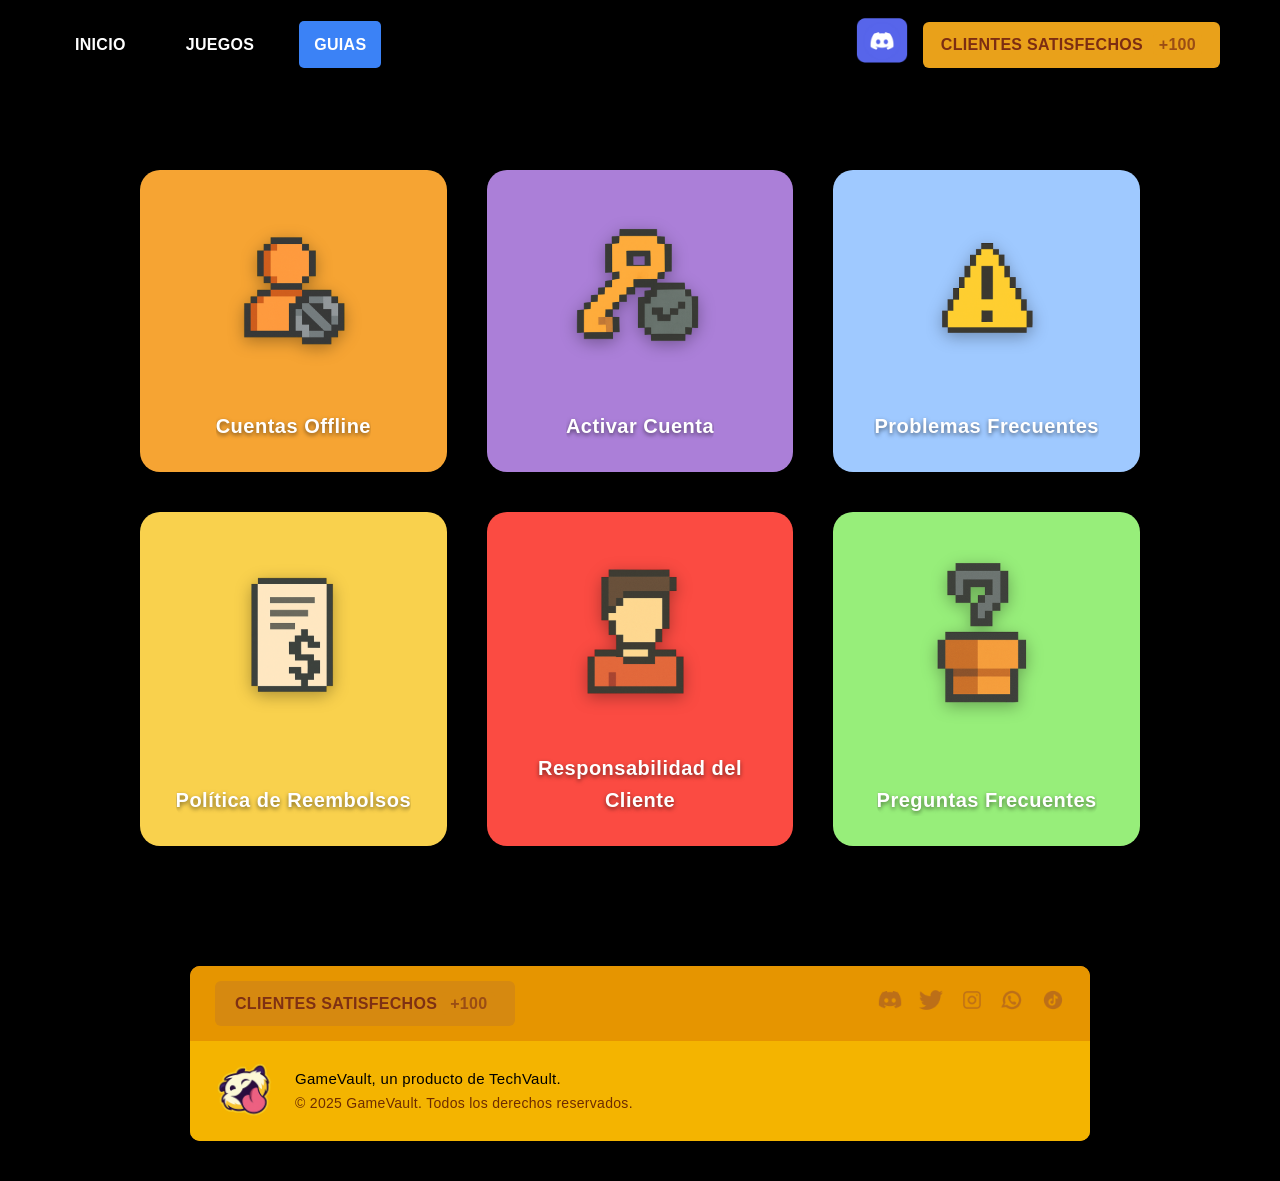
<file: guias.html>
<!DOCTYPE html>
<html lang="es">
<head>
  <meta charset="UTF-8">
  <meta name="viewport" content="width=device-width, initial-scale=1.0">
  <title>Guías - GameVault</title>
  <link rel="stylesheet" href="syles2.css">
  <link rel="stylesheet" href="styles.css">
   <link rel="stylesheet" href="styleoffline.css">
  <link rel="stylesheet" href="https://cdn.jsdelivr.net/npm/swiper/swiper-bundle.min.css" />
  <link rel="icon" type="image/png" href="imagenes/logocolor.png" >
</head>
<body>
      <!-- Pantalla de carga -->
  <div id="loading-screen" class="loading-screen">
    <div class="loading-content">
      <img src="imagenes/loading.webp" alt="Cargando..." class="loading-gif">
      
    </div>
  </div>
  <!---libreria de swiper-->
  <script src="https://cdn.jsdelivr.net/npm/swiper/swiper-bundle.min.js"></script>
  <!---libreria de swiper-->

  <!-- Overlay del menú móvil -->
  <div class="nav-overlay" id="nav-overlay">
    <div class="overlay-header">
      <span class="close-menu" id="close-menu">✕ Toggle Menu</span>
    </div>
    <ul class="nav-links">
      <li><a href="index.html">INICIO</a></li>
      <li><a href="juegos.html">JUEGOS</a></li>
      <li><a href="guias.html" class="active">GUIAS</a></li>
    </ul>
    <div class="nav-buttons">
      <a href="https://discord.com/invite/jnJaGPKaXg" class="discord-btn">
        <span class="discord-icon"><img src="imagenes/discordblanco.png" alt="Discord"></span> DISCORD SERVER
      </a>
      <a href="Https://tr.ee/Gamevault_referencia " class="play-btn">CLIENTES SATISFECHOS <span>+100</span></a>
    </div>
  </div>

  <!-- encabezado -->
  <header>
    <nav class="navbar">
      <!-- Botón toggle (hamburguesa) -->
      <div class="menu-toggle" id="menu-toggle">
        ☰ <span>MENU</span>
      </div>

      <!-- Links de navegación (desktop) -->
      <ul class="nav-links" id="nav-links">
        <li><a href="index.html">INICIO</a></li>
        <li><a href="juegos.html">JUEGOS</a></li>
        <li><a href="guias.html" class="active">GUIAS</a></li>
      </ul>

      <!-- Botones de la derecha -->
      <div class="nav-buttons">
        <a href="https://discord.com/invite/jnJaGPKaXg" class="discord-btn">
          <img src="imagenes/discordbar.png" alt="discord">
        </a>
        <a href="Https://tr.ee/Gamevault_referencia " class="play-btn">CLIENTES SATISFECHOS <span>+100</span></a>
      </div>
    </nav>
  </header>

<!-- GUIDES GRID SECTION -->
  <section class="guides-grid-section">
    <div class="guides-grid">
      <!-- Primera fila -->
      <a class="guide-card orange" href="offline.html">
        <div class="guide-image">
          <img src="imagenes/offline.webp" alt="Offline Accounts">
        </div>
        <h3>Cuentas Offline</h3>
      </a>

      <a class="guide-card purple" href="cuentas.html">
        <div class="guide-image">
          <img src="imagenes/activar.png" alt="Blighted Biomes">
        </div>
        <h3>Activar Cuenta</h3>
      </a>

      <a class="guide-card blue" href="problemas-frecuentes.html">
        <div class="guide-image">
          <img src="imagenes/problemas.png" alt="Cosmetics">
        </div>
        <h3>Problemas Frecuentes</h3>
      </a>

      <!-- Segunda fila -->
      <a class="guide-card orange-red" href="politica-reembolsos.html">
        <div class="guide-image">
          <img src="imagenes/reembolsos.png" alt="Crates">
        </div>
        <h3>Política de Reembolsos</h3>
      </a>

      <a class="guide-card red" href="responsabilidad-cliente.html">
        <div class="guide-image">
          <img src="imagenes/cliente.png" alt="Economy">
        </div>
        <h3>Responsabilidad del Cliente</h3>
      </a>

      <a class="guide-card green" href="enchanting.html">
        <div class="guide-image">
          <img src="imagenes/preguntas.png" alt="Enchanting">
        </div>
        <h3>Preguntas Frecuentes</h3>
      </a>
    </div>
  </section>



  <!-- FOOTER -->
  <footer>
    <div class="footer-box">
      <div class="footer-top">
        <a  class="footer-play">CLIENTES SATISFECHOS<span>+100</span></a>
        <div class="footer-icons">
          <a href="https://discord.com/invite/jnJaGPKaXg"><img src="imagenes/discordlogo.png" alt="discord"></a>
          <a href="https://x.com/VaultGame1437"><img src="imagenes/efectos.png" alt="twitter"></a>
          <a href="https://www.instagram.com/gamevault_ggs"><img src="imagenes/ig.png" alt="instagram"></a>
          <a href="https://wa.me/51968770353"><img src="imagenes/whatsapp.png" alt="whatsapp"></a>
          <a href="https://www.tiktok.com/@gamevault987"><img src="imagenes/tiktok.png" alt="tiktok"></a>
        </div>
      </div>
      <div class="footer-bottom">
        <img src="imagenes/logo2.png" alt="piston">
        <p>
          GameVault, un producto de TechVault. <br>
          <span>© 2025 GameVault. Todos los derechos reservados.</span>
        </p>
      </div>
    </div>
  </footer>

  <script src="scrip.js"></script>
</body>
</html>
</file>
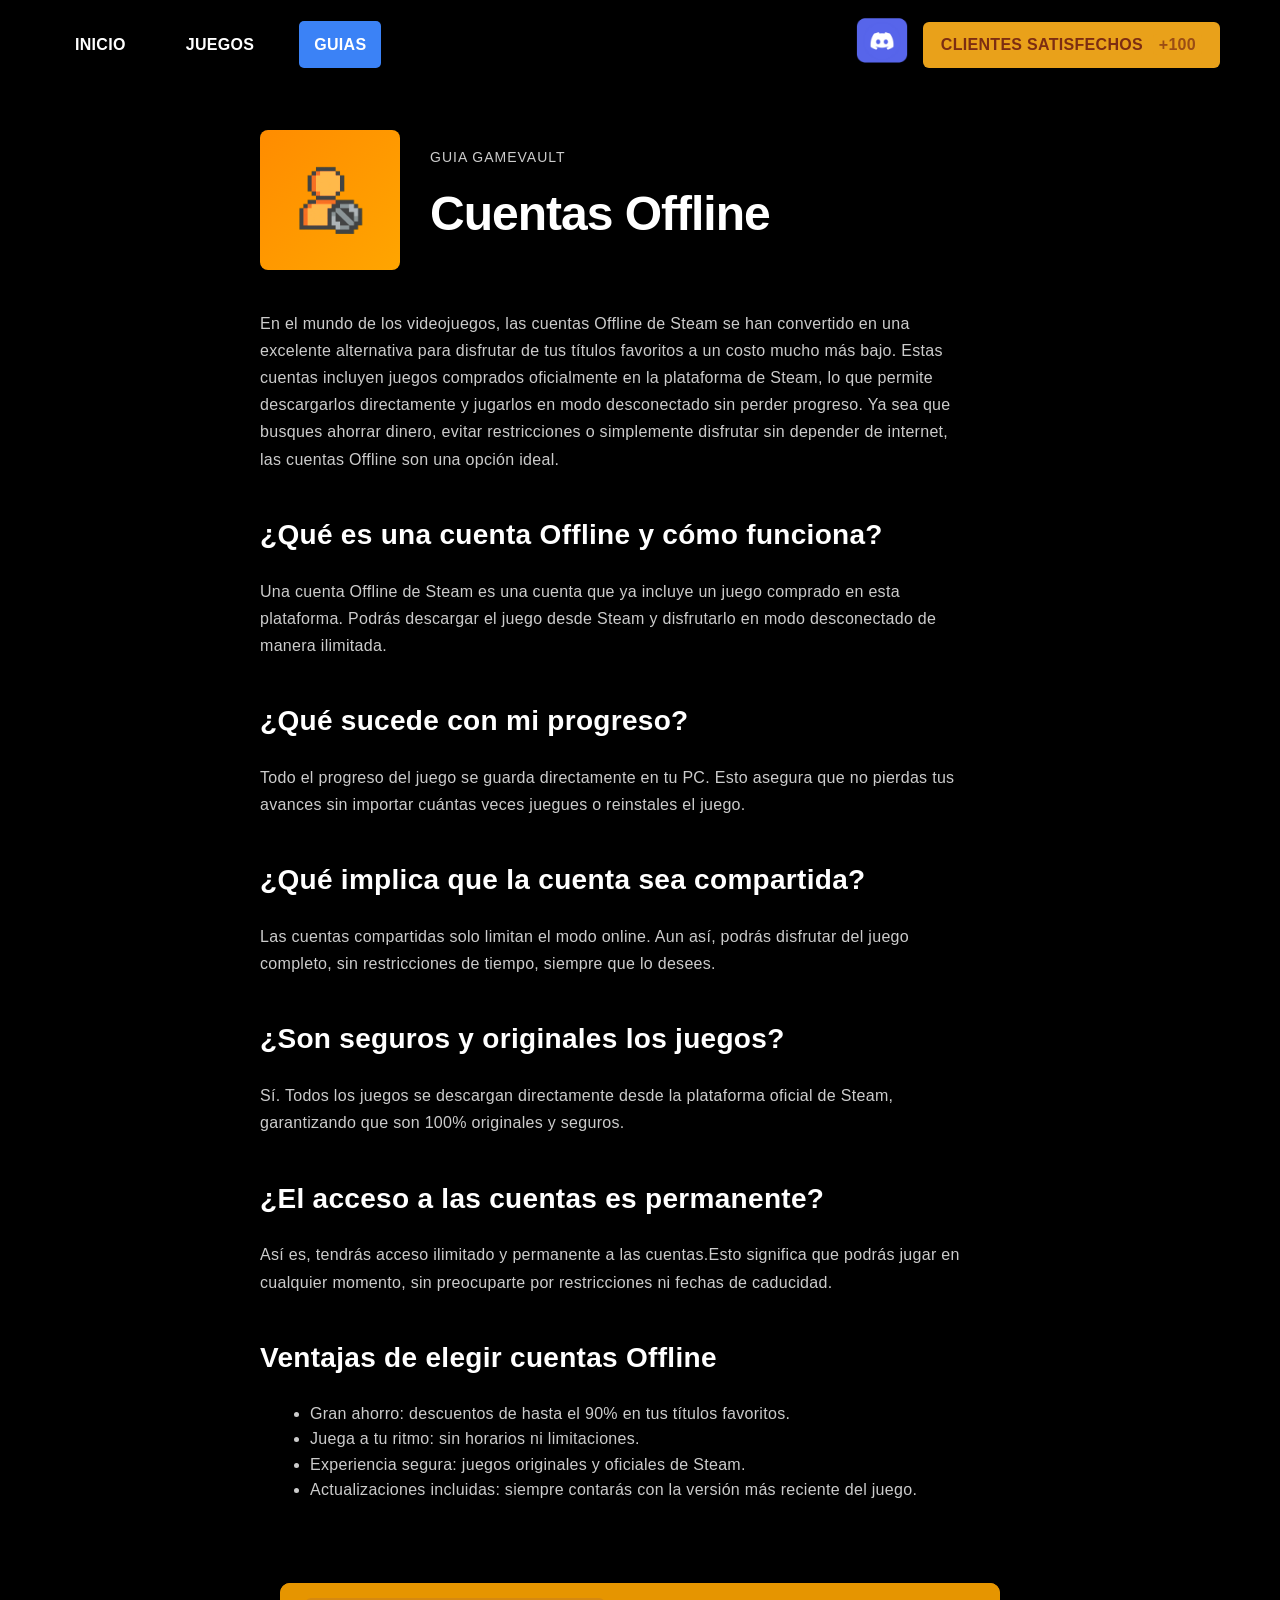
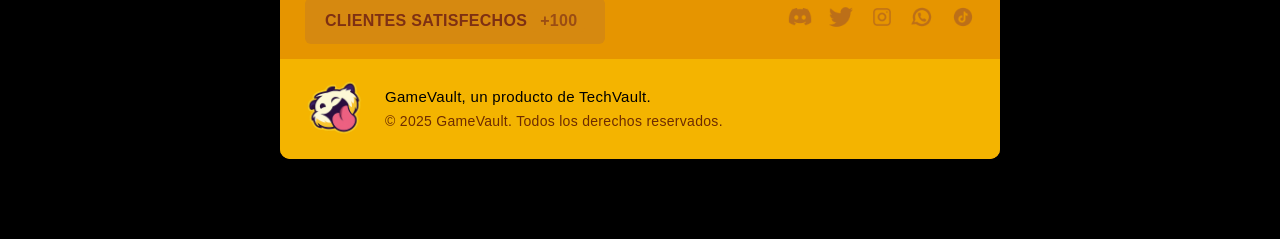
<file: offline.html>
<!DOCTYPE html>
<html lang="es">
<head>
  <meta charset="UTF-8">
  <meta name="viewport" content="width=device-width, initial-scale=1.0">
  <title>Cuentas Offline - GameVault</title>
  <link rel="stylesheet" href="syles2.css">
  <link rel="stylesheet" href="styles.css">
  <link rel="stylesheet" href="styleoffline.css">
  <link rel="stylesheet" href="https://cdn.jsdelivr.net/npm/swiper/swiper-bundle.min.css" />
  <link rel="icon" type="image/png" href="imagenes/logocolor.png" >
</head>
<body>
      <!-- Pantalla de carga -->
  <div id="loading-screen" class="loading-screen">
    <div class="loading-content">
      <img src="imagenes/loading.webp" alt="Cargando..." class="loading-gif">
     
    </div>
  </div>



  <!---libreria de swiper-->
  <script src="https://cdn.jsdelivr.net/npm/swiper/swiper-bundle.min.js"></script>
  <!---libreria de swiper-->

  <!-- Overlay del menú móvil -->
  <div class="nav-overlay" id="nav-overlay">
    <div class="overlay-header">
      <span class="close-menu" id="close-menu">✕ Toggle Menu</span>
    </div>
    <ul class="nav-links">
      <li><a href="index.html">INICIO</a></li>
      <li><a href="juegos.html">JUEGOS</a></li>
      <li><a href="guias.html" class="active">GUIAS</a></li>
    </ul>
    <div class="nav-buttons">
      <a href="https://discord.com/invite/jnJaGPKaXg" class="discord-btn">
        <span class="discord-icon"><img src="imagenes/discordblanco.png" alt="Discord"></span> DISCORD SERVER
      </a>
      <a href="Https://tr.ee/Gamevault_referencia " class="play-btn">CLIENTES SATISFECHOS <span>+100</span></a>
    </div>
  </div>

  <!-- encabezado -->
  <header>
    <nav class="navbar">
      <!-- Botón toggle (hamburguesa) -->
      <div class="menu-toggle" id="menu-toggle">
        ☰ <span>MENU</span>
      </div>

      <!-- Links de navegación (desktop) -->
      <ul class="nav-links" id="nav-links">
        <li><a href="index.html">INICIO</a></li>
        <li><a href="juegos.html">JUEGOS</a></li>
        <li><a href="guias.html" class="active">GUIAS</a></li>
      </ul>

      <!-- Botones de la derecha -->
      <div class="nav-buttons">
        <a href="https://discord.com/invite/jnJaGPKaXg" class="discord-btn">
          <img src="imagenes/discordbar.png" alt="discord">
        </a>
        <a href="Https://tr.ee/Gamevault_referencia " class="play-btn">CLIENTES SATISFECHOS <span>+100</span></a>
      </div>
    </nav>
  </header>

<div class="container">
    <!-- Header Section -->
    <div class="header">
      <div class="icon-container">
        <img src="imagenes/offline.webp" alt="Archaeology Character" class="character-icon">
      </div>
      <div class="title-section">
        <p class="guide-label">GUIA GAMEVAULT</p>
        <h1 class="main-title">Cuentas Offline</h1>
      </div>
    </div>

    <!-- Description Section -->
    <div class="description">
      <p>En el mundo de los videojuegos, las cuentas Offline de Steam se han convertido en una excelente alternativa para disfrutar de tus títulos favoritos a un costo mucho más bajo. 
        Estas cuentas incluyen juegos comprados oficialmente en la plataforma de Steam, lo que permite descargarlos directamente y jugarlos en modo desconectado sin perder progreso.
          Ya sea que busques ahorrar dinero, evitar restricciones o simplemente disfrutar sin depender de internet, las cuentas Offline son una opción ideal.</p>
    </div>


    <!-- que es-->
    <div class="section">
      <h2 class="section-title">¿Qué es una cuenta Offline y cómo funciona?</h2>
      <p class="section-text">Una cuenta Offline de Steam es una cuenta que ya incluye un juego comprado en esta plataforma.
        Podrás descargar el juego desde Steam y disfrutarlo en modo desconectado de manera ilimitada.</p>
    </div>



      <!-- progreso -->
    <div class="section">
      <h2 class="section-title">¿Qué sucede con mi progreso?</h2>
      <p class="section-text">Todo el progreso del juego se guarda directamente en tu PC.
        Esto asegura que no pierdas tus avances sin importar cuántas veces juegues o reinstales el juego.</p>
    </div>

    
     <!-- compartida-->
    <div class="section">
      <h2 class="section-title">¿Qué implica que la cuenta sea compartida?</h2>
      <p class="section-text">Las cuentas compartidas solo limitan el modo online.
Aun así, podrás disfrutar del juego completo, sin restricciones de tiempo, siempre que lo desees.</p>
    </div>
    <!-- originales-->
    <div class="section">
      <h2 class="section-title">¿Son seguros y originales los juegos?</h2>
      <p class="section-text">Sí. Todos los juegos se descargan directamente desde la plataforma oficial de Steam, garantizando que son 100% originales y seguros.</p>
    </div>
    <!-- permanente -->
    <div class="section">
      <h2 class="section-title">¿El acceso a las cuentas es permanente?</h2>
      <p class="section-text">Así es, tendrás acceso ilimitado y permanente a las cuentas.Esto significa que podrás jugar en cualquier momento, sin preocuparte por restricciones ni fechas de caducidad.</p>
    </div>
        <!-- Ventajas -->
    <div class="section">
      <h2 class="section-title">Ventajas de elegir cuentas Offline</h2>
      <ul class="section-list">
        <li>Gran ahorro: descuentos de hasta el 90% en tus títulos favoritos.</li>
        <li>Juega a tu ritmo: sin horarios ni limitaciones.</li>
        <li>Experiencia segura: juegos originales y oficiales de Steam.</li>
        <li>Actualizaciones incluidas: siempre contarás con la versión más reciente del juego.</li>
    </ul>
    </div>







  <!-- FOOTER -->
  <footer>
    <div class="footer-box">
      <div class="footer-top">
        <a  class="footer-play">CLIENTES SATISFECHOS<span>+100</span></a>
        <div class="footer-icons">
          <a href="https://discord.com/invite/jnJaGPKaXg"><img src="imagenes/discordlogo.png" alt="discord"></a>
          <a href="https://x.com/VaultGame1437"><img src="imagenes/efectos.png" alt="twitter"></a>
          <a href="https://www.instagram.com/gamevault_ggs"><img src="imagenes/ig.png" alt="instagram"></a>
          <a href="https://wa.me/51968770353"><img src="imagenes/whatsapp.png" alt="whatsapp"></a>
          <a href="https://www.tiktok.com/@gamevault987"><img src="imagenes/tiktok.png" alt="tiktok"></a>
        </div>
      </div>
      <div class="footer-bottom">
        <img src="imagenes/logo2.png" alt="piston">
        <p>
          GameVault, un producto de TechVault.  <br>
          <span>© 2025 GameVault. Todos los derechos reservados.</span>
        </p>
      </div>
    </div>
  </footer>

  <script src="scrip.js"></script>
</body>
</html>
</file>
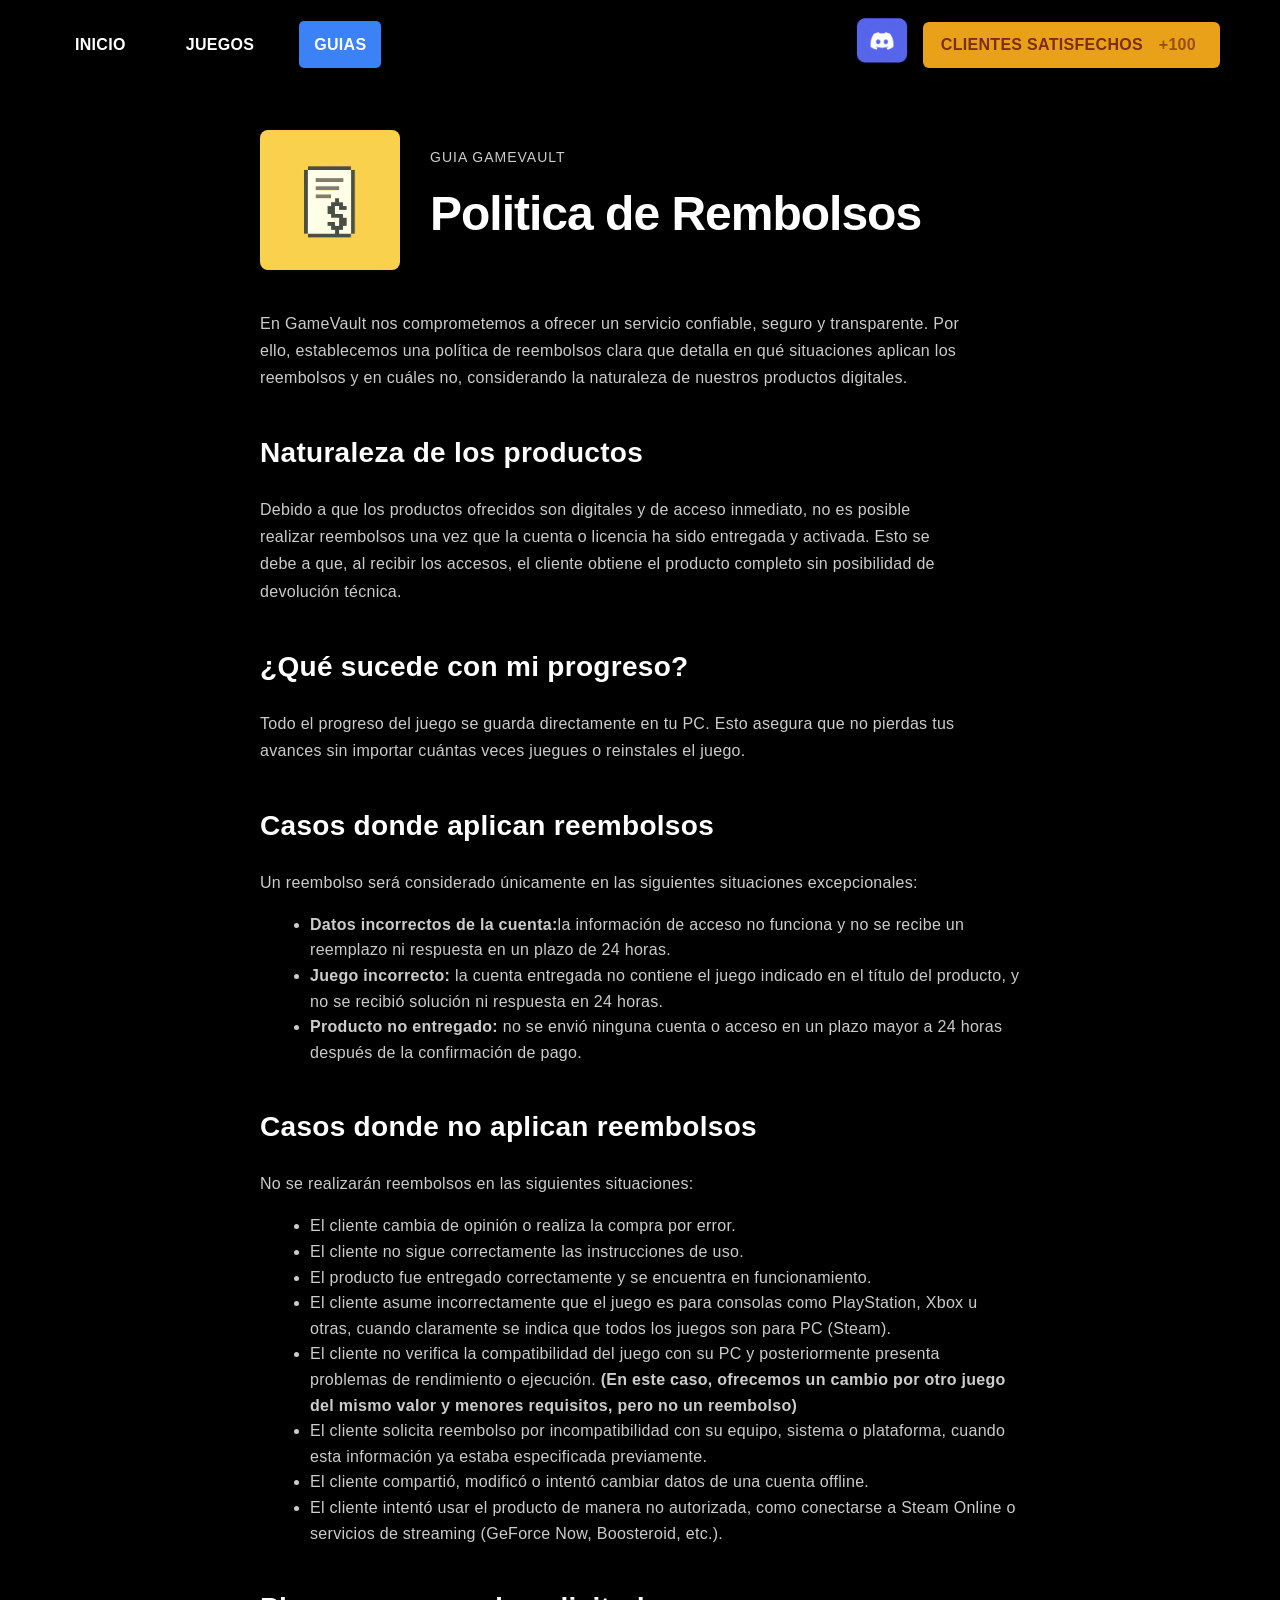
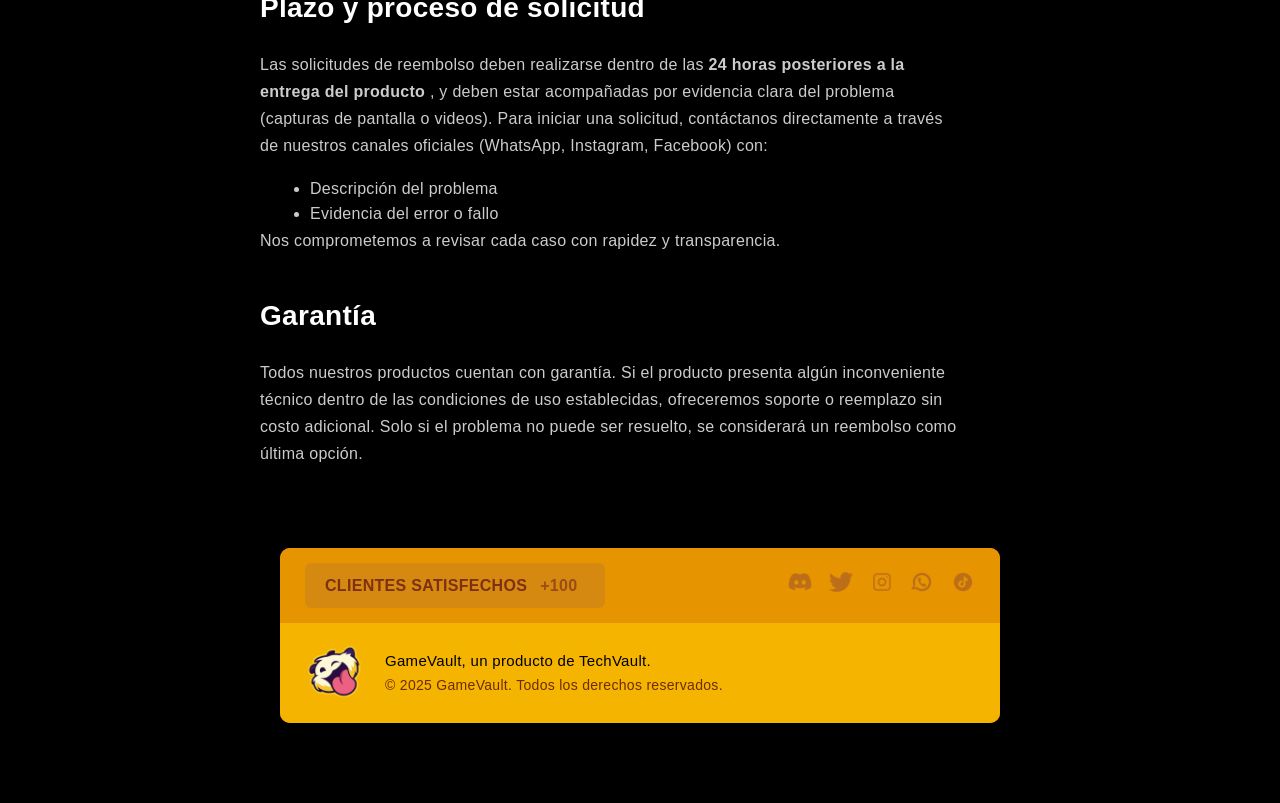
<file: politica-reembolsos.html>
<!DOCTYPE html>
<html lang="es">
<head>
  <meta charset="UTF-8">
  <meta name="viewport" content="width=device-width, initial-scale=1.0">
  <title>Política de Reembolsos - GameVault</title>
  <link rel="stylesheet" href="syles2.css">
  <link rel="stylesheet" href="styles.css">
  <link rel="stylesheet" href="styleoffline.css">
  <link rel="stylesheet" href="https://cdn.jsdelivr.net/npm/swiper/swiper-bundle.min.css" />
  <link rel="icon" type="image/png" href="imagenes/logocolor.png" >
</head>
<body>
      <!-- Pantalla de carga -->
  <div id="loading-screen" class="loading-screen">
    <div class="loading-content">
      <img src="imagenes/loading.webp" alt="Cargando..." class="loading-gif">
      
    </div>
  </div>

  <!---libreria de swiper-->
  <script src="https://cdn.jsdelivr.net/npm/swiper/swiper-bundle.min.js"></script>
  <!---libreria de swiper-->

  <!-- Overlay del menú móvil -->
  <div class="nav-overlay" id="nav-overlay">
    <div class="overlay-header">
      <span class="close-menu" id="close-menu">✕ Toggle Menu</span>
    </div>
    <ul class="nav-links">
      <li><a href="index.html">INICIO</a></li>
      <li><a href="juegos.html">JUEGOS</a></li>
      <li><a href="guias.html" class="active">GUIAS</a></li>
    </ul>
    <div class="nav-buttons">
      <a href="https://discord.com/invite/jnJaGPKaXg" class="discord-btn">
        <span class="discord-icon"><img src="imagenes/discordblanco.png" alt="Discord"></span> DISCORD SERVER
      </a>
      <a href="Https://tr.ee/Gamevault_referencia " class="play-btn">CLIENTES SATISFECHOS <span>+100</span></a>
    </div>
  </div>

  <!-- encabezado -->
  <header>
    <nav class="navbar">
      <!-- Botón toggle (hamburguesa) -->
      <div class="menu-toggle" id="menu-toggle">
        ☰ <span>MENU</span>
      </div>

      <!-- Links de navegación (desktop) -->
      <ul class="nav-links" id="nav-links">
        <li><a href="index.html">INICIO</a></li>
        <li><a href="juegos.html">JUEGOS</a></li>
        <li><a href="guias.html" class="active">GUIAS</a></li>
      </ul>

      <!-- Botones de la derecha -->
      <div class="nav-buttons">
        <a href="https://discord.com/invite/jnJaGPKaXg" class="discord-btn">
          <img src="imagenes/discordbar.png" alt="discord">
        </a>
        <a href="Https://tr.ee/Gamevault_referencia " class="play-btn">CLIENTES SATISFECHOS <span>+100</span></a>
      </div>
    </nav>
  </header>

  <!-- CONTENIDO DE POLÍTICA DE REEMBOLSOS -->
<div class="container">
    <!-- Header Section -->
    <div class="header">
      <div class="icon-container4">
        <img src="imagenes/reembolsos.png" alt="Archaeology Character" class="character-icon">
      </div>
      <div class="title-section">
        <p class="guide-label">GUIA GAMEVAULT</p>
        <h1 class="main-title">Politica de Rembolsos</h1>
      </div>
    </div>

    <!-- Description Section -->
    <div class="description">
      <p>En GameVault nos comprometemos a ofrecer un servicio confiable, seguro y transparente.
Por ello, establecemos una política de reembolsos clara que detalla en qué situaciones aplican los reembolsos y en cuáles no, considerando la naturaleza de nuestros productos digitales.</p>
    </div>



    <!-- que es-->
    <div class="section">
      <h2 class="section-title">Naturaleza de los productos</h2>
      <p class="section-text">Debido a que los productos ofrecidos son digitales y de acceso inmediato, no es posible realizar reembolsos una vez que la cuenta o licencia ha sido entregada y activada.
Esto se debe a que, al recibir los accesos, el cliente obtiene el producto completo sin posibilidad de devolución técnica.</p>
    </div>




      <!-- progreso -->
    <div class="section">
      <h2 class="section-title">¿Qué sucede con mi progreso?</h2>
      <p class="section-text">Todo el progreso del juego se guarda directamente en tu PC.
        Esto asegura que no pierdas tus avances sin importar cuántas veces juegues o reinstales el juego.</p>
    </div>

       <!-- Ventajas -->
    <div class="section">
      <h2 class="section-title">Casos donde aplican reembolsos</h2>
      <p class="section-text">Un reembolso será considerado únicamente en las siguientes situaciones excepcionales:</p>
      <ul class="section-list">
        <li><b> Datos incorrectos de la cuenta:</b>la información de acceso no funciona y no se recibe un reemplazo ni respuesta en un plazo de 24 horas.</li>
        <li><b>Juego incorrecto:</b> la cuenta entregada no contiene el juego indicado en el título del producto, y no se recibió solución ni respuesta en 24 horas.</li>
        <li><b>Producto no entregado:</b> no se envió ninguna cuenta o acceso en un plazo mayor a 24 horas después de la confirmación de pago.</li>
        
    </ul>
    </div>

      <!-- Ventajas -->
    <div class="section">
      <h2 class="section-title">Casos donde no aplican reembolsos</h2>
      <p class="section-text">No se realizarán reembolsos en las siguientes situaciones:</p>
      <ul class="section-list">
        <li>El cliente cambia de opinión o realiza la compra por error.</li>
        <li>El cliente no sigue correctamente las instrucciones de uso.</li>
        <li>El producto fue entregado correctamente y se encuentra en funcionamiento.</li>
        <li>El cliente asume incorrectamente que el juego es para consolas como PlayStation, Xbox u otras, cuando claramente se indica que todos los juegos son para PC (Steam).</li>
        <li>El cliente no verifica la compatibilidad del juego con su PC y posteriormente presenta problemas de rendimiento o ejecución.
          <b>(En este caso, ofrecemos un cambio por otro juego del mismo valor y menores requisitos, pero no un reembolso)</b> </li>
        <li>El cliente solicita reembolso por incompatibilidad con su equipo, sistema o plataforma, cuando esta información ya estaba especificada previamente.</li>
        <li>El cliente compartió, modificó o intentó cambiar datos de una cuenta offline.</li>
        <li>El cliente intentó usar el producto de manera no autorizada, como conectarse a Steam Online o servicios de streaming (GeForce Now, Boosteroid, etc.).</li>

    </ul>
    </div>

       <!-- Ventajas -->
    <div class="section">
      <h2 class="section-title">Plazo y proceso de solicitud</h2>
      <p class="section-text">Las solicitudes de reembolso deben realizarse dentro de las <b>24 horas posteriores a la entrega del producto </b>, y deben estar acompañadas por evidencia clara del problema (capturas de pantalla o videos).
Para iniciar una solicitud, contáctanos directamente a través de nuestros canales oficiales (WhatsApp, Instagram, Facebook) con:</p>
      <ul class="section-list">
        <li>Descripción del problema</li>
        <li>Evidencia del error o fallo</li>  
    </ul>
    <p class="section-text">Nos comprometemos a revisar cada caso con rapidez y transparencia.</p>
    </div>

      <!-- progreso -->
    <div class="section">
      <h2 class="section-title">Garantía</h2>
      <p class="section-text">Todos nuestros productos cuentan con garantía. Si el producto presenta algún inconveniente técnico dentro de las condiciones de uso establecidas, ofreceremos soporte o reemplazo sin costo adicional.
        Solo si el problema no puede ser resuelto, se considerará un reembolso como última opción.</p>
    </div>


    

  <!-- FOOTER -->
  <footer>
    <div class="footer-box">
      <div class="footer-top">
        <a  class="footer-play">CLIENTES SATISFECHOS<span>+100</span></a>
        <div class="footer-icons">
          <a href="https://discord.com/invite/jnJaGPKaXg"><img src="imagenes/discordlogo.png" alt="discord"></a>
          <a href="https://x.com/VaultGame1437"><img src="imagenes/efectos.png" alt="twitter"></a>
          <a href="https://www.instagram.com/gamevault_ggs"><img src="imagenes/ig.png" alt="instagram"></a>
          <a href="https://wa.me/51968770353"><img src="imagenes/whatsapp.png" alt="whatsapp"></a>
          <a href="https://www.tiktok.com/@gamevault987"><img src="imagenes/tiktok.png" alt="tiktok"></a>
        </div>
      </div>
      <div class="footer-bottom">
        <img src="imagenes/logo2.png" alt="piston">
        <p>
          GameVault, un producto de TechVault.  <br>
          <span>© 2025 GameVault. Todos los derechos reservados.</span>
        </p>
      </div>
    </div>
  </footer>

  <script src="scrip.js"></script>
</body>
</html>
</file>
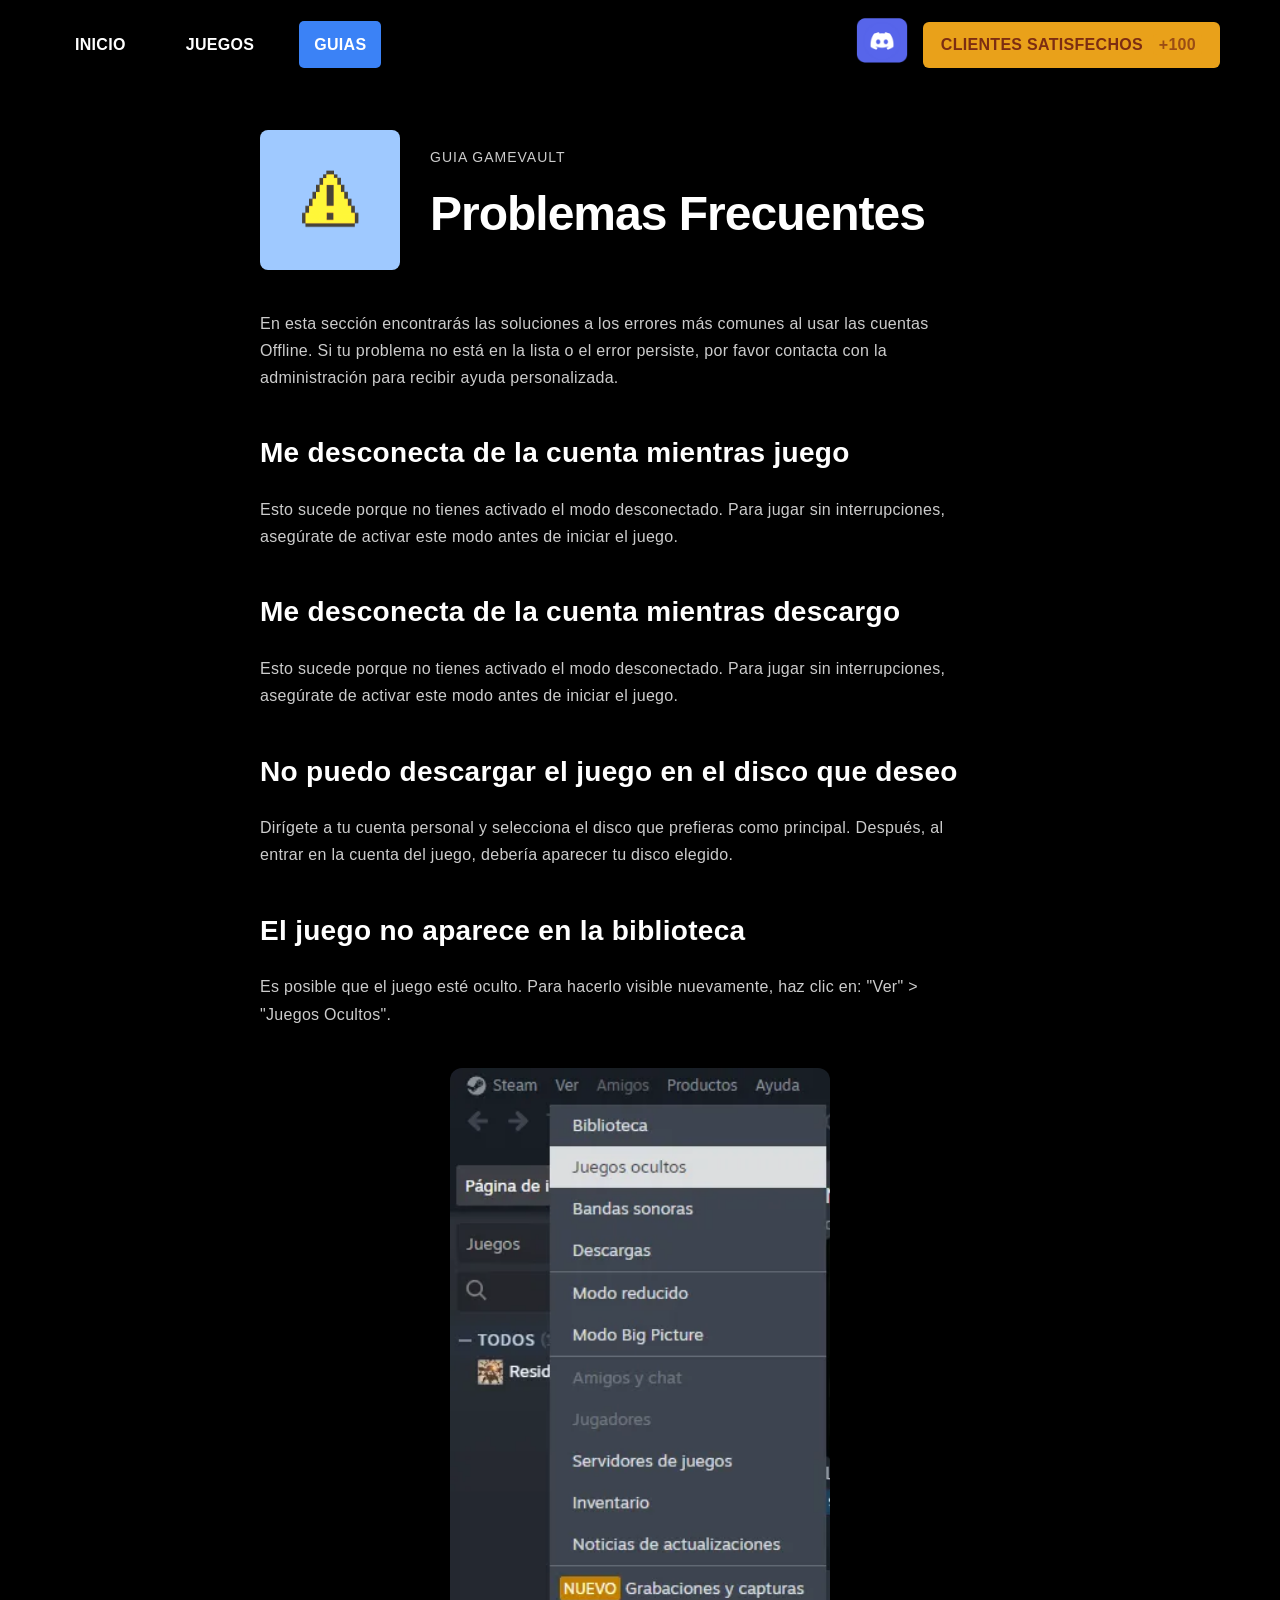
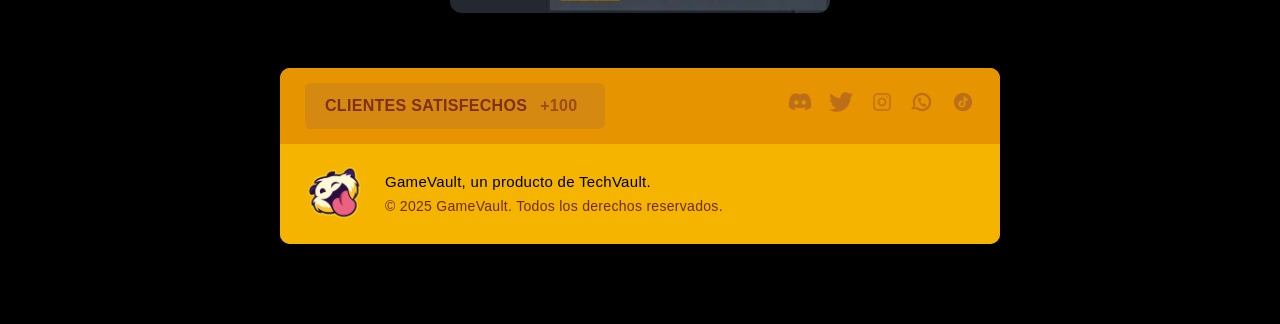
<file: problemas-frecuentes.html>
<!DOCTYPE html>
<html lang="es">
<head>
  <meta charset="UTF-8">
  <meta name="viewport" content="width=device-width, initial-scale=1.0">
  <title>Problemas Frecuentes - GameVault</title>
  <link rel="stylesheet" href="syles2.css">
  <link rel="stylesheet" href="styles.css">
  <link rel="stylesheet" href="styleoffline.css">
  <link rel="stylesheet" href="https://cdn.jsdelivr.net/npm/swiper/swiper-bundle.min.css" />
  <link rel="icon" type="image/png" href="imagenes/logocolor.png" >
</head>
<body>
      <!-- Pantalla de carga -->
  <div id="loading-screen" class="loading-screen">
    <div class="loading-content">
      <img src="imagenes/loading.webp" alt="Cargando..." class="loading-gif">
      
    </div>
  </div>



  <!---libreria de swiper-->
  <script src="https://cdn.jsdelivr.net/npm/swiper/swiper-bundle.min.js"></script>
  <!---libreria de swiper-->

  <!-- Overlay del menú móvil -->
  <div class="nav-overlay" id="nav-overlay">
    <div class="overlay-header">
      <span class="close-menu" id="close-menu">✕ Toggle Menu</span>
    </div>
    <ul class="nav-links">
      <li><a href="index.html">INICIO</a></li>
      <li><a href="juegos.html">JUEGOS</a></li>
      <li><a href="guias.html" class="active">GUIAS</a></li>
    </ul>
    <div class="nav-buttons">
      <a href="https://discord.com/invite/jnJaGPKaXg" class="discord-btn">
        <span class="discord-icon"><img src="imagenes/discordblanco.png" alt="Discord"></span> DISCORD SERVER
      </a>
      <a href="Https://tr.ee/Gamevault_referencia " class="play-btn">CLIENTES SATISFECHOS <span>+100</span></a>
    </div>
  </div>

  <!-- encabezado -->
  <header>
    <nav class="navbar">
      <!-- Botón toggle (hamburguesa) -->
      <div class="menu-toggle" id="menu-toggle">
        ☰ <span>MENU</span>
      </div>

      <!-- Links de navegación (desktop) -->
      <ul class="nav-links" id="nav-links">
        <li><a href="index.html">INICIO</a></li>
        <li><a href="juegos.html">JUEGOS</a></li>
        <li><a href="guias.html" class="active">GUIAS</a></li>
      </ul>

      <!-- Botones de la derecha -->
      <div class="nav-buttons">
        <a href="https://discord.com/invite/jnJaGPKaXg" class="discord-btn">
          <img src="imagenes/discordbar.png" alt="discord">
        </a>
        <a href="Https://tr.ee/Gamevault_referencia " class="play-btn">CLIENTES SATISFECHOS <span>+100</span></a>
      </div>
    </nav>
  </header>

  <!-- CONTENIDO DE PROBLEMAS FRECUENTES -->
<div class="container">
    <!-- Header Section -->
    <div class="header">
      <div class="icon-container3">
        <img src="imagenes/problemas.png" alt="Archaeology Character" class="character-icon">
      </div>
      <div class="title-section">
        <p class="guide-label">GUIA GAMEVAULT</p>
        <h1 class="main-title">Problemas Frecuentes</h1>
      </div>
    </div>

    <!-- Description Section -->
    <div class="description">
      <p>En esta sección encontrarás las soluciones a los errores más comunes al usar las cuentas Offline.
Si tu problema no está en la lista o el error persiste, por favor contacta con la administración para recibir ayuda personalizada.</p>
    </div>



    <!-- que es-->
    <div class="section">
      <h2 class="section-title">Me desconecta de la cuenta mientras juego</h2>
      <p class="section-text">Esto sucede porque no tienes activado el modo desconectado.
Para jugar sin interrupciones, asegúrate de activar este modo antes de iniciar el juego.</p>
    </div>

  <!-- que es-->
    <div class="section">
      <h2 class="section-title">Me desconecta de la cuenta mientras descargo</h2>
      <p class="section-text">Esto sucede porque no tienes activado el modo desconectado.
Para jugar sin interrupciones, asegúrate de activar este modo antes de iniciar el juego.</p>
    </div>

      <div class="section">
      <h2 class="section-title">No puedo descargar el juego en el disco que deseo</h2>
      <p class="section-text">Dirígete a tu cuenta personal y selecciona el disco que prefieras como principal.
Después, al entrar en la cuenta del juego, debería aparecer tu disco elegido.</p>
    </div>

          <div class="section">
      <h2 class="section-title">El juego no aparece en la biblioteca</h2>
      <p class="section-text">Es posible que el juego esté oculto.
Para hacerlo visible nuevamente, haz clic en:
"Ver" > "Juegos Ocultos".</p>
    </div>

    <!-- Additional Image Section -->
    <div class="bottom-image-container">
      <img src="imagenes/ocultos.webp" alt="Archaeology Process" class="bottom-image2">
    </div>




  <!-- FOOTER -->
  <footer>
    <div class="footer-box">
      <div class="footer-top">
        <a  class="footer-play">CLIENTES SATISFECHOS<span>+100</span></a>
        <div class="footer-icons">
          <a href="https://discord.com/invite/jnJaGPKaXg"><img src="imagenes/discordlogo.png" alt="discord"></a>
          <a href="https://x.com/VaultGame1437"><img src="imagenes/efectos.png" alt="twitter"></a>
          <a href="https://www.instagram.com/gamevault_ggs"><img src="imagenes/ig.png" alt="instagram"></a>
          <a href="https://wa.me/51968770353"><img src="imagenes/whatsapp.png" alt="whatsapp"></a>
          <a href="https://www.tiktok.com/@gamevault987"><img src="imagenes/tiktok.png" alt="tiktok"></a>
        </div>
      </div>
      <div class="footer-bottom">
        <img src="imagenes/logo2.png" alt="piston">
        <p>
          GameVault, un producto de TechVault.  <br>
          <span>© 2025 GameVault. Todos los derechos reservados.</span>
        </p>
      </div>
    </div>
  </footer>

  <script src="scrip.js"></script>
</body>
</html>
</file>
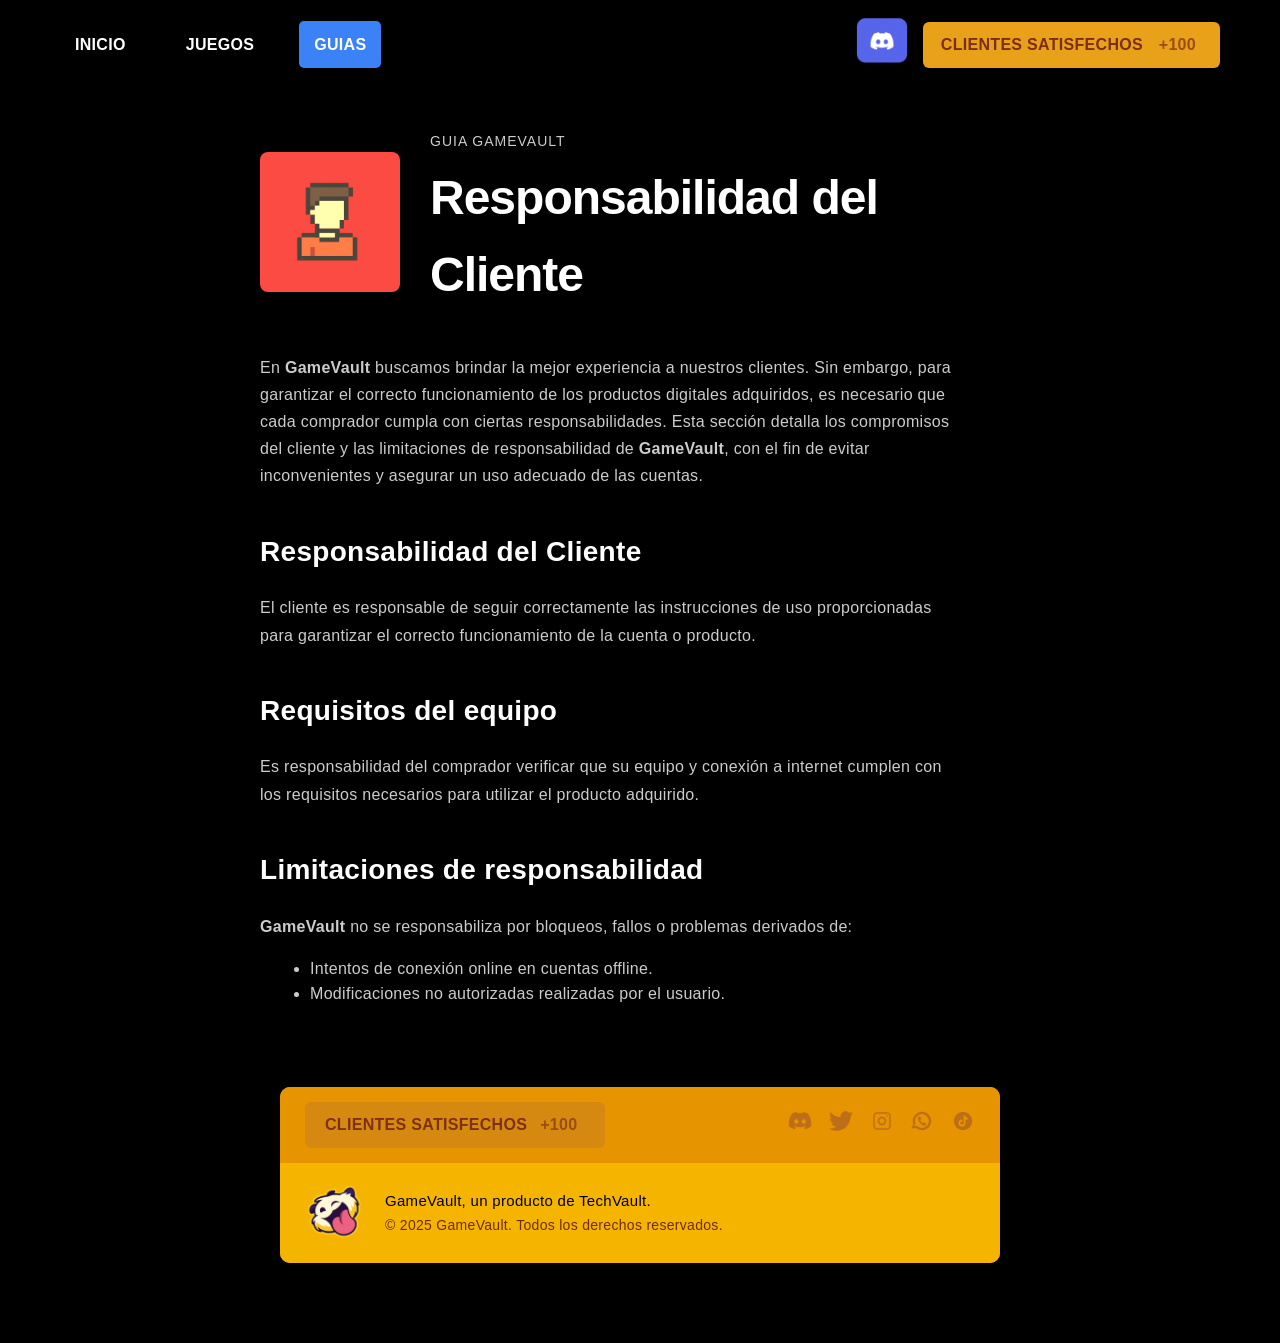
<file: responsabilidad-cliente.html>
<!DOCTYPE html>
<html lang="es">
<head>
  <meta charset="UTF-8">
  <meta name="viewport" content="width=device-width, initial-scale=1.0">
  <title>Responsabilidad del Cliente - GameVault</title>
  <link rel="stylesheet" href="syles2.css">
  <link rel="stylesheet" href="styles.css">
  <link rel="stylesheet" href="styleoffline.css">
  <link rel="stylesheet" href="https://cdn.jsdelivr.net/npm/swiper/swiper-bundle.min.css" />
  <link rel="icon" type="image/png" href="imagenes/logocolor.png" >
</head>
<body>
      <!-- Pantalla de carga -->
  <div id="loading-screen" class="loading-screen">
    <div class="loading-content">
      <img src="imagenes/loading.webp" alt="Cargando..." class="loading-gif">
     
    </div>
  </div>


  <!---libreria de swiper-->
  <script src="https://cdn.jsdelivr.net/npm/swiper/swiper-bundle.min.js"></script>
  <!---libreria de swiper-->

  <!-- Overlay del menú móvil -->
  <div class="nav-overlay" id="nav-overlay">
    <div class="overlay-header">
      <span class="close-menu" id="close-menu">✕ Toggle Menu</span>
    </div>
    <ul class="nav-links">
      <li><a href="index.html">INICIO</a></li>
      <li><a href="juegos.html">JUEGOS</a></li>
      <li><a href="guias.html" class="active">GUIAS</a></li>
    </ul>
    <div class="nav-buttons">
      <a href="https://discord.com/invite/jnJaGPKaXg" class="discord-btn">
        <span class="discord-icon"><img src="imagenes/discordblanco.png" alt="Discord"></span> DISCORD SERVER
      </a>
      <a href="Https://tr.ee/Gamevault_referencia " class="play-btn">CLIENTES SATISFECHOS <span>+100</span></a>
    </div>
  </div>

  <!-- encabezado -->
  <header>
    <nav class="navbar">
      <!-- Botón toggle (hamburguesa) -->
      <div class="menu-toggle" id="menu-toggle">
        ☰ <span>MENU</span>
      </div>

      <!-- Links de navegación (desktop) -->
      <ul class="nav-links" id="nav-links">
        <li><a href="index.html">INICIO</a></li>
        <li><a href="juegos.html">JUEGOS</a></li>
        <li><a href="guias.html" class="active">GUIAS</a></li>
      </ul>

      <!-- Botones de la derecha -->
      <div class="nav-buttons">
        <a href="https://discord.com/invite/jnJaGPKaXg" class="discord-btn">
          <img src="imagenes/discordbar.png" alt="discord">
        </a>
        <a href="Https://tr.ee/Gamevault_referencia " class="play-btn">CLIENTES SATISFECHOS <span>+100</span></a>
      </div>
    </nav>
  </header>

  <!-- CONTENIDO DE RESPONSABILIDAD DEL CLIENTE -->
<div class="container">
    <!-- Header Section -->
    <div class="header">
      <div class="icon-container5">
        <img src="imagenes/cliente.png" alt="Archaeology Character" class="character-icon">
      </div>
      <div class="title-section">
        <p class="guide-label">GUIA GAMEVAULT</p>
        <h1 class="main-title">Responsabilidad del Cliente</h1>
      </div>
    </div>

    <!-- Description Section -->
    <div class="description">
      <p>En <b>GameVault</b> buscamos brindar la mejor experiencia a nuestros clientes.
Sin embargo, para garantizar el correcto funcionamiento de los productos digitales adquiridos, es necesario que cada comprador cumpla con ciertas responsabilidades.

Esta sección detalla los compromisos del cliente y las limitaciones de responsabilidad de <b>GameVault</b>, con el fin de evitar inconvenientes y asegurar un uso adecuado de las cuentas.</p>
    </div>


    <!-- que es-->
    <div class="section">
      <h2 class="section-title">Responsabilidad del Cliente</h2>
      <p class="section-text">El cliente es responsable de seguir correctamente las instrucciones de uso proporcionadas 
        para garantizar el correcto funcionamiento de la cuenta o producto.</p>
    </div>

    <div class="section">
      <h2 class="section-title">Requisitos del equipo</h2>
      <p class="section-text">Es responsabilidad del comprador verificar que su equipo y conexión a internet cumplen con los 
        requisitos necesarios para utilizar el producto adquirido.</p>
    </div>

    <div class="section">
      <h2 class="section-title">Limitaciones de responsabilidad</h2>
      <p class="section-text"><b>GameVault</b> no se responsabiliza por bloqueos, fallos o problemas derivados de:</p>
      <ul class="section-list">
        <li>Intentos de conexión online en cuentas offline.</li>
        <li>Modificaciones no autorizadas realizadas por el usuario.</li>

      </ul>
    </div>    


 




  <!-- FOOTER -->
  <footer>
    <div class="footer-box">
      <div class="footer-top">
        <a  class="footer-play">CLIENTES SATISFECHOS<span>+100</span></a>
        <div class="footer-icons">
          <a href="https://discord.com/invite/jnJaGPKaXg"><img src="imagenes/discordlogo.png" alt="discord"></a>
          <a href="https://x.com/VaultGame1437"><img src="imagenes/efectos.png" alt="twitter"></a>
          <a href="https://www.instagram.com/gamevault_ggs"><img src="imagenes/ig.png" alt="instagram"></a>
          <a href="https://wa.me/51968770353"><img src="imagenes/whatsapp.png" alt="whatsapp"></a>
          <a href="https://www.tiktok.com/@gamevault987"><img src="imagenes/tiktok.png" alt="tiktok"></a>
        </div>
      </div>
      <div class="footer-bottom">
        <img src="imagenes/logo2.png" alt="piston">
        <p>
          GameVault, un producto de TechVault.  <br>
          <span>© 2025 GameVault. Todos los derechos reservados.</span>
        </p>
      </div>
    </div>
  </footer>

  <script src="scrip.js"></script>
</body>
</html>
</file>
<file: styles.css>
/* Fuente */
@import url('https://fonts.googleapis.com/css2?family=Inter:wght@300;400;600&display=swap');

/* PANTALLA DE CARGA */
.loading-screen {
  position: fixed;
  top: 0;
  left: 0;
  width: 100%;
  height: 100%;
  background-color: #000;
  display: flex;
  justify-content: center;
  align-items: center;
  z-index: 9999;
  transition: opacity 0.5s ease-out;
}

.loading-screen.fade-out {
  opacity: 0;
  pointer-events: none;
}

.loading-content {
  text-align: center;
}

.loading-gif {
  width: 100px;
  height: 100px;
  margin-bottom: 20px;
}

.loading-text {
  color: white;
  font-size: 18px;
  font-weight: bold;
  margin: 0;
}

.hidden {
  display: none;
}

/* CURRENCY SELECTOR */
.currency-selector {
  position: fixed;
  top: 20px;
  right: 20px;
  z-index: 1000;

  /* Cuadro azul visible */
  background: #3b82f6;
  border-radius: 10px;
  width: 64px;              /* cuadrado como el de la imagen */
  height: 64px;
  padding: 0;               /* el tamaño lo dan width/height */
  box-shadow: 0 4px 12px rgba(59,130,246,.3);
  transition: transform .2s ease, box-shadow .2s ease;
  overflow: hidden;         /* bordes redondeados limpios */
}

.currency-selector:hover {
  transform: translateY(-1px);
  box-shadow: 0 6px 16px rgba(59,130,246,.4);
}

.currency-display {
  display: flex;
  flex-direction: column;   /* <- clave */
  align-items: center;
  justify-content: center;
  gap: 4px;                 /* espacio entre símbolo y texto */
  width: 100%;
  height: 100%;
}
/* Tamaños como el ejemplo */
.currency-symbol {
  font-size: 26px;
  font-weight: 900;
  line-height: 1;
}

.currency-text {
  font-size: 12px;
  letter-spacing: .5px;
  line-height: 1;
}

body {
  font-family: system-ui, -apple-system, Segoe UI, Roboto, Arial, sans-serif;
  font-family: 'Inter', sans-serif;
  line-height: 1.6;
  letter-spacing: 0.3px;
  margin: 0;
  background-color: #000;
  color: white;
  overflow-x: hidden;
}

html {
  overflow-x: hidden;
}

/* NAVBAR */
.navbar {
  display: flex;
  justify-content: space-between;
  align-items: center;
  padding: 15px 20px;
  background: #000;
  max-width: 1200px;
  margin: 0 auto;
  width: 100%;
}

.nav-links {
  font-family: 'Segoe UI', Tahoma, Geneva, Verdana, sans-serif;
  list-style: none;
  display: flex;
  gap: 30px;
  padding: 0;
  margin: 0;
}

.nav-links a {
  text-decoration: none;
  font-family: 'Segoe UI', Tahoma, Geneva, Verdana, sans-serif;
  color: white;
  font-weight: bold;
  transition: all 0.3s ease;
  padding: 15px 15px;
  border-radius: 5px;
}

.nav-links a.active {
  background: #3b82f6;
}

.nav-links a:not(.active):hover {
  background: #3b82f6;
  color: white;
}

.nav-buttons {
  display: flex;
  align-items: center;
  gap: 15px;
}

.discord-btn img {
  width: 52px;
  height: 52px;
}

.play-btn {
  background: #e9a11a;
  color: #7c2d12;
  padding: 10px 18px;
  font-weight: bold;
  border-radius: 6px;
  text-decoration: none;
}

.play-btn span {
  background: #e9a11a;
  color: #9a4d14;
  padding: 2px 6px;
  border-radius: 4px;
  margin-left: 5px;
}

/* BOTÓN TOGGLE (hamburguesa) */
.menu-toggle {
  display: none;
  font-size: 28px;
  cursor: pointer;
  color: white;
  font-weight: bold;
  align-items: center;
  gap: 8px;
}

.menu-toggle span {
  font-size: 18px;
  letter-spacing: 1px;
}

/* OVERLAY MENU - EXACTO COMO LA IMAGEN */
.nav-overlay {
  position: fixed;
  top: 0;
  left: 0;
  width: 100%;
  height: 100%;
  background: rgba(0, 0, 0, 0.95);
  display: none;
  flex-direction: column;
  padding: 30px;
  z-index: 1000;
  box-sizing: border-box;
  transition: transform 0.3s ease-out, opacity 0.3s ease-out;
}

.nav-overlay.show {
  display: flex;
}

.nav-overlay.hide-on-scroll {
  transform: translateY(-100%);
  opacity: 0;
}

.nav-overlay.show-on-scroll {
  transform: translateY(0);
  opacity: 1;
}

.overlay-header {
  display: flex;
  align-items: center;
  margin-bottom: 40px;
}

.close-menu {
  color: white;
  font-size: 18px;
  font-weight: bold;
  cursor: pointer;
  display: flex;
  align-items: center;
  gap: 10px;
}

.close-menu:hover {
  color: #ccc;
}

/* Links del overlay - DISPOSICIÓN VERTICAL */
.nav-overlay .nav-links {
  list-style: none;
  padding: 0;
  margin: 0 0 40px 0;
  width: 100%;
  display: flex;
  flex-direction: column;
  gap: 15px;
}

.nav-overlay .nav-links li {
  width: 100%;
}

.nav-overlay .nav-links a {
  display: block;
  width: 100%;
  padding: 20px 25px;
  border-radius: 12px;
  text-decoration: none;
  font-weight: bold;
  color: white;
  font-size: 16px;
  transition: all 0.3s ease;
  box-sizing: border-box;
}

.nav-overlay .nav-links a.active {
  background: #3b82f6;
  color: white;
}

.nav-overlay .nav-links a:not(.active) {
  background: transparent;
  color: white;
}

.nav-overlay .nav-links a:not(.active):hover {
  background: #3b82f6;
  color: white;
}

/* Botones del overlay */
.nav-overlay .nav-buttons {
  display: flex;
  flex-direction: column;
  gap: 15px;
  margin-top: auto;
}

.nav-overlay .discord-btn {
  display: flex;
  align-items: center;
  justify-content: flex-start;
  gap: 10px;
  width: 100%;
  padding: 20px 25px;
  background: #5865F2;
  color: white;
  font-weight: bold;
  border-radius: 12px;
  text-decoration: none;
  font-size: 16px;
  transition: background 0.3s;
  box-sizing: border-box;
}

.nav-overlay .discord-btn:hover {
  background: #4752c4;
}

.discord-icon {
  font-size: 20px;
}

.nav-overlay .play-btn {
  display: block;
  width: 100%;
  padding: 20px 25px;
  background: #e9a11a;
  color: #7e3013;
  font-weight: bold;
  border-radius: 12px;
  text-decoration: none;
  font-size: 16px;
  transition: background 0.3s;
  box-sizing: border-box;
}

.nav-overlay .play-btn:hover {
  background: #e9a11a;
}

.nav-overlay .play-btn span {
  background: #e9a11a;
  color: #9a4d14;
  padding: 4px 8px;
  border-radius: 4px;
  margin-left: 8px;
}

/* IMAGEN CENTRAL */
.hero img {
  width: 100%;
  height: auto;
  display: block;
}

/* NOTICIAS */
.news {
  text-align: center;
  padding: 40px 20px;
}

.news h2 {
  font-size: 24px;
  margin-bottom: 8px;
}

.news p {
  color: #ccc;
  margin-bottom: 30px;
}

.news-card {
  display: flex;
  justify-content: center;
  align-items: center;
  gap: 0;
  max-width: 900px;
  margin: 0 auto 40px;
  background: #111;
  border-radius: 8px;
  overflow: hidden;
  min-height: 200px;
}

.news-card img {
  width: 300px;
  height: 200px;
  object-fit: cover;
  object-position: center;
  border-radius: 8px 0 0 8px;
}

.news-info {
  text-align: left;
  padding: 20px;
}

.news-info h3 {
  margin: 0;
  font-size: 18px;
  font-weight: 600;
}

.news-info span {
  display: block;
  margin: 5px 0 10px 0;
  color: #fac93d;
  font-weight: 500;
}

.event {
  display: block;
  color: #00aaff;
  margin: 5px 0 15px;
}

.view-btn {
  background: #f39c12;
  color: #7f3013;
  font-weight: bold;
  border: none;
  padding: 14px 30px;
  border-radius: 6px;
  cursor: pointer;
  font-size: 14px;
}

.view-btn:hover {
  background: #d98b0c;
}

/* SOCIAL */
.social {
  padding: 60px 20px;
  text-align: center;
  background: #000;
}

.social-container {
  display: flex;
  justify-content: center;
  align-items: center;
  gap: 40px;
  flex-wrap: wrap;
}

.social-container img {
  width: 250px;
  max-width: 100%;
}

.social-text {
  max-width: 450px;
  text-align: left;
}

.social-text h2 {
  font-size: 26px;
  margin-bottom: 15px;
  color: white;
}

.social-text p {
  color: #ccc;
  line-height: 1.6;
  margin-bottom: 20px;
}

.discord-cta {
  background: #5865F2;
  color: white;
  text-decoration: none;
  padding: 12px 25px;
  border-radius: 6px;
  font-weight: bold;
  transition: background 0.3s;
}

.discord-cta:hover {
  background: #4752c4;
}

/* FOOTER */
footer {
  display: flex;
  justify-content: center;
  padding: 40px 20px;
  background: #000;
}

.footer-box {
  background: #f39c12;
  border-radius: 10px;
  overflow: hidden;
  max-width: 900px;
  width: 100%;
  box-shadow: 0 4px 15px rgba(0,0,0,0.4);
}

.footer-top {
  background: #e69500;
  display: flex;
  justify-content: space-between;
  align-items: center;
  padding: 15px 25px;
}

.footer-play {
  background: #d68910;
  color: #7e3013;
  font-weight: bold;
  text-decoration: none;
  padding: 10px 20px;
  border-radius: 6px;
}

.footer-play span {
  background: #d68910;
  color: #9a4d14;
  padding: 3px 8px;
  border-radius: 4px;
  margin-left: 5px;
}

.footer-icons img {
  width: 24px;
  margin-left: 12px;
  opacity: 0.8;
  cursor: pointer;
  transition: opacity 0.3s;
}

.footer-icons img:hover {
  opacity: 1;
}

.footer-bottom {
  background: #f4b400;
  display: flex;
  align-items: center;
  gap: 20px;
  padding: 20px 25px;
}

.footer-bottom img {
  width: 60px;
  height: auto;
}

.footer-bottom p {
  margin: 0;
  color: black;
  font-size: 15px;
}

.footer-bottom span {
  color: #6e2c00;
  font-size: 14px;
}

/* RESPONSIVE */
@media (max-width: 768px) {
  .currency-selector {
    top: 15px;
    right: 15px;
    padding: 10px 12px;
  }

  .currency-display {
    gap: 6px;
  }

  .currency-symbol {
    font-size: 14px;
  }

  .currency-text {
    font-size: 11px;
  }

  .menu-toggle {
    display: flex;
    align-items: center;
    gap: 8px;
    cursor: pointer;
  }

  .navbar .nav-links,
  .navbar .nav-buttons {
    display: none;
  }

  .news {
    padding: 60px 20px;
  }

  .news-card {
    flex-direction: column;
    text-align: center;
    margin: 40px auto 40px;
    max-width: 95%;
  }

  .news-card img {
    width: 100%;
    height: auto;
    max-width: 300px;
    margin: 20px auto;
    display: block;
  }

  .news-info {
    text-align: center;
    padding: 25px 20px;
  }

  .social-container {
    flex-direction: column;
    text-align: center;
  }

  .social-text {
    text-align: center;
  }

  .footer-top {
    flex-direction: column;
    gap: 15px;
    text-align: center;
  }

  .footer-bottom {
    flex-direction: column;
    text-align: center;
  }
}
</file>
<file: styleoffline.css>
/* Reset and base styles */
* {
  margin: 0;
  padding: 0;
  box-sizing: border-box;
}

body {
  background-color: #000000;
  color: #ffffff;
  font-family: 'Segoe UI', Tahoma, Geneva, Verdana, sans-serif;
  line-height: 1.6;
  min-height: 100vh;
}

.container {
  max-width: 800px;
  margin: 0 auto;
  padding: 40px 20px;
}

/* Header Section */
.header {
  display: flex;
  align-items: center;
  margin-bottom: 40px;
  gap: 30px;
}

.icon-container {
  background: linear-gradient(135deg, #ff8c00, #ffa500);
  padding: 20px;
  border-radius: 8px;
  display: flex;
  align-items: center;
  justify-content: center;
  min-width: 140px;
  min-height: 140px;
}

.icon-container2 {
  background: linear-gradient(135deg, #ab7fd8, #ab7fd8);
  padding: 20px;
  border-radius: 8px;
  display: flex;
  align-items: center;
  justify-content: center;
  min-width: 140px;
  min-height: 140px;
}

.icon-container3 {
  background: linear-gradient(135deg, #9fc9ff, #9fc9ff);
  padding: 20px;
  border-radius: 8px;
  display: flex;
  align-items: center;
  justify-content: center;
  min-width: 140px;
  min-height: 140px;
}

.icon-container4 {
  background: linear-gradient(135deg, #f9d14d, #f9d14d);
  padding: 20px;
  border-radius: 8px;
  display: flex;
  align-items: center;
  justify-content: center;
  min-width: 140px;
  min-height: 140px;
}

.icon-container5 {
  background: linear-gradient(135deg, #fb4b42, #fb4b42);
  padding: 20px;
  border-radius: 8px;
  display: flex;
  align-items: center;
  justify-content: center;
  min-width: 140px;
  min-height: 140px;
}

.icon-container6 {
  background: linear-gradient(135deg, #97ee7a, #97ee7a);
  padding: 20px;
  border-radius: 8px;
  display: flex;
  align-items: center;
  justify-content: center;
  min-width: 140px;
  min-height: 140px;
}


.character-icon {
  width: 100px;
  height: 100px;
  object-fit: cover;
  filter: brightness(1.2);
}

.title-section {
  flex: 1;
}

.guide-label {
  font-size: 14px;
  color: #cccccc;
  margin-bottom: 8px;
  letter-spacing: 1px;
  font-weight: 500;
}

.main-title {
  font-size: 48px;
  font-weight: bold;
  color: #ffffff;
  margin: 0;
  letter-spacing: -1px;
}

/* Description Section */
.description {
  margin-bottom: 40px;
}

.description p {
  font-size: 16px;
  color: #cccccc;
  line-height: 1.7;
  max-width: 700px;
}

/* Main Image Section */
.main-image-container {
  margin-bottom: 50px;
  text-align: center;
}

.main-image {
  width: 100%;
  height: auto;
  border-radius: 12px;
  margin: 15px 0;
  box-shadow: 0 8px 32px rgba(0, 0, 0, 0.5);
  display: block;
}

.main-image2 {
  width: 70%;
  height: auto;
  border-radius: 12px;
  margin: 15px auto;
  box-shadow: 0 8px 32px rgba(0, 0, 0, 0.5);
  display: block;

}


.image-caption {
  text-decoration: none;  /* quitar subrayado */
  outline: none;          /* quitar borde azul al hacer click */
  font-size: 14px;
  color: #888888;
  font-style: italic;
  margin-top: 10px;
}

/* Section Styles */
.section {
  margin-bottom: 40px;
}

.section-title {
  font-size: 28px;
  color: #ffffff;
  margin-bottom: 20px;
  font-weight: bold;
}

.section-text {
  font-size: 16px;
  color: #cccccc;
  line-height: 1.7;
  margin-bottom: 16px;
  max-width: 700px;
}

.section-list  {
  font-size: 16px;
  color: #cccccc;
  margin-left: 50px; /* Ajusta este valor para mover más o menos la lista */
  list-style-type: disc; /* viñetas normales */
}

.section-list2  {
  font-size: 16px;
  color: #cccccc;
  margin-left: 50px; /* Ajusta este valor para mover más o menos la lista */
  list-style-type: disc; 
  list-style-type: none;
}


/* Bottom Image Section */
.bottom-image-container {
  text-align: center;
  margin-top: 40px;
}

.bottom-image {
  width: 100%;
  height: auto;
  border-radius: 12px;
  box-shadow: 0 8px 32px rgba(0, 0, 0, 0.5);
  display: block;
  margin: 15px 0; /* opcional para espacio arriba y abajo */
}

.bottom-image2 {
  width: 50%;
  height: auto;
  border-radius: 12px;
  box-shadow: 0 8px 32px rgba(0, 0, 0, 0.5);
  display: block;
  margin: 15px auto;  /* opcional para espacio arriba y abajo */
}

.bottom-image3 {
  width: 70%;
  height: auto;
  border-radius: 12px;
  box-shadow: 0 8px 32px rgba(0, 0, 0, 0.5);
  display: block;
  margin: 15px auto;  /* opcional para espacio arriba y abajo */
}


/* Responsive Design */
@media (max-width: 768px) {
  .header {
    flex-direction: column;
    text-align: center;
    gap: 20px;
  }

  .icon-container {
    min-width: 120px;
    min-height: 120px;
  }

  .character-icon {
    width: 80px;
    height: 80px;
  }

  .main-title {
    font-size: 36px;
  }

  .container {
    padding: 20px 15px;
  }

  .section-title {
    font-size: 24px;
  }
}

@media (max-width: 480px) {
  .main-title {
    font-size: 28px;
  }

  .section-title {
    font-size: 20px;
  }

  .description p,
  .section-text {
    font-size: 14px;
  }
}

.image-row {
  display: flex;
  justify-content: center;   /* centra el grupo */
  gap: 20px;                 /* espacio horizontal entre imágenes */
  margin: 20px 0;            /* margen arriba/abajo */
}

.img-pair {
  width: 45%;                /* ajusta el tamaño de cada imagen */
  height: auto;
  border-radius: 12px;
  box-shadow: 0 8px 32px rgba(0, 0, 0, 0.5);
}

@media (max-width: 768px) {
  .image-row {
    flex-direction: column;  /* apila las imágenes en vertical */
    align-items: center;     /* centra las imágenes */
  }

  .img-pair {
    width: 80%;              /* se hacen más grandes en móvil */
    margin-bottom: 15px;     /* espacio entre ellas */
  }
}


.emoji-list {
  list-style: none;
  font-size: 16px;
  color: #cccccc;
  padding-left: 0;
}

.emoji-list li {
  position: relative;
  padding-left: 1.8em; /* espacio para el emoji */
  margin-bottom: 0.5em;
}

.emoji-list li::before {
  content: "🔶";
  position: absolute;
  left: 0;
  top: 0.1em; /* Ajusta verticalmente según el diseño */
  line-height: 1;
}


.warning-box {
  background-color: #161b22; /* fondo del cuadro */
  border-left: 4px solid #f0ad4e; /* línea lateral de advertencia */
  padding: 16px;
  border-radius: 8px;
  display: flex;
  align-items: flex-start;
  max-width: 600px;
}

.warning-icon {
  font-weight: bold;
  color: #f0ad4e; /* color del icono de advertencia */
  margin-right: 10px;
  font-size: 18px;
}

.warning-text {
  font-size: 14px;
  line-height: 1.5;
}

.emoji-aligned-box {
  padding-left: 1.8em; /* igual que .emoji-list li */
  margin-bottom: 1em; /* espacio opcional debajo */
}

.emoji-list2 {
  list-style: none;
  font-size: 16px;
  color: #cccccc;
  padding-left: 0;
}

.emoji-list2 li {
  position: relative;
  padding-left: 1.8em; /* espacio para el emoji */
  margin-bottom: 0.5em;
}

.emoji-list2 li::before {
  content: "🔷";
  position: absolute;
  left: 0;
  top: 0.1em; /* Ajusta verticalmente según el diseño */
  line-height: 1;
}


.warning-box2 {
  background-color: #161b22; /* fondo del cuadro */
  border-left: 4px solid #3f87dc; /* línea lateral de advertencia */
  padding: 16px;
  border-radius: 8px;
  display: flex;
  align-items: flex-start;
  max-width: 600px;
}

.warning-icon2 {
  font-weight: bold;
  color: #3f87dc; /* color del icono de advertencia */
  margin-right: 10px;
  font-size: 18px;
}

.warning-text {
  font-size: 14px;
  line-height: 1.5;
}




.emoji-list3 {
  list-style: none;
  font-size: 16px;
  color: #cccccc;
  padding-left: 0;
}

.emoji-list3 li {
  position: relative;
  padding-left: 1.8em; /* espacio para el emoji */
  margin-bottom: 0.5em;
}

.emoji-list3 li::before {
  content: " ";
  position: absolute;
  left: 0;
  top: 0.1em; /* Ajusta verticalmente según el diseño */
  line-height: 1;
}


.image-captionlink {
  text-decoration: none;  /* quitar subrayado */
  outline: none;          /* quitar borde azul al hacer click */
  font-size: 14px;
  color: #ffffff;
  font-style: italic;
  margin-top: 10px;
}
</file>
<file: syles2.css>
/* Fuente */
@import url('https://fonts.googleapis.com/css2?family=Inter:wght@300;400;600&display=swap');

body {
  font-family: 'Inter', sans-serif;
  line-height: 1.6;
  letter-spacing: 0.3px;
  margin: 0;
  background-color: #000;
  color: white;
}

/* NAVBAR */
.navbar {
  display: flex;
  justify-content: space-between;
  align-items: center;
  padding: 15px 20px;
  background: #000;
  max-width: 1200px;
  margin: 0 auto;
  width: 100%;
}

.nav-links {
  list-style: none;
  display: flex;
  gap: 30px;
  padding: 0;
  margin: 0;
}

.nav-links a {
  text-decoration: none;
  color: white;
  font-weight: bold;
  transition: all 0.3s ease;
  padding: 15px 15px;
  border-radius: 5px;
}

.nav-links a.active {
  background: #3b82f6;
}

.nav-links a:not(.active):hover {
  background: #3b82f6;
  color: white;
}

.nav-buttons {
  display: flex;
  align-items: center;
  gap: 15px;
}

.discord-btn img {
  width: 52px;
  height: 52px;
}

.play-btn {
  background: #e9a11a;
  color: #7c2d12;
  padding: 10px 18px;
  font-weight: bold;
  border-radius: 6px;
  text-decoration: none;
}

.play-btn span {
  background: #e9a11a;
  color: #9a4d14;
  padding: 2px 6px;
  border-radius: 4px;
  margin-left: 5px;
}

/* BOTÓN TOGGLE (hamburguesa) */
.menu-toggle {
  display: none;
  font-size: 28px;
  cursor: pointer;
  color: white;
  font-weight: bold;
  align-items: center;
  gap: 8px;
}

.menu-toggle span {
  font-size: 18px;
  letter-spacing: 1px;
}

/* OVERLAY MENU - EXACTO COMO LA IMAGEN */
.nav-overlay {
  position: fixed;
  top: 0;
  left: 0;
  width: 100%;
  height: 100%;
  background: rgba(0, 0, 0, 0.95);
  display: none;
  flex-direction: column;
  padding: 30px;
  z-index: 1000;
  box-sizing: border-box;
  transition: transform 0.3s ease-out, opacity 0.3s ease-out;
}

.nav-overlay.show {
  display: flex;
}

.nav-overlay.hide-on-scroll {
  transform: translateY(-100%);
  opacity: 0;
}

.nav-overlay.show-on-scroll {
  transform: translateY(0);
  opacity: 1;
}

.overlay-header {
  display: flex;
  align-items: center;
  margin-bottom: 40px;
}

.close-menu {
  color: white;
  font-size: 18px;
  font-weight: bold;
  cursor: pointer;
  display: flex;
  align-items: center;
  gap: 10px;
}

.close-menu:hover {
  color: #ccc;
}

/* Links del overlay - DISPOSICIÓN VERTICAL */
.nav-overlay .nav-links {
  list-style: none;
  padding: 0;
  margin: 0 0 40px 0;
  width: 100%;
  display: flex;
  flex-direction: column;
  gap: 15px;
}

.nav-overlay .nav-links li {
  width: 100%;
}

.nav-overlay .nav-links a {
  display: block;
  width: 100%;
  padding: 20px 25px;
  border-radius: 12px;
  text-decoration: none;
  font-weight: bold;
  color: white;
  font-size: 16px;
  transition: all 0.3s ease;
  box-sizing: border-box;
}

.nav-overlay .nav-links a.active {
  background: #3b82f6;
  color: white;
}

.nav-overlay .nav-links a:not(.active) {
  background: transparent;
  color: white;
}

.nav-overlay .nav-links a:not(.active):hover {
  background: #3b82f6;
  color: white;
}

/* Botones del overlay */
.nav-overlay .nav-buttons {
  display: flex;
  flex-direction: column;
  gap: 15px;
  margin-top: auto;
}

.nav-overlay .discord-btn {
  display: flex;
  align-items: center;
  justify-content: flex-start;
  gap: 10px;
  width: 100%;
  padding: 20px 25px;
  background: #5865F2;
  color: white;
  font-weight: bold;
  border-radius: 12px;
  text-decoration: none;
  font-size: 16px;
  transition: background 0.3s;
  box-sizing: border-box;
}

.nav-overlay .discord-btn:hover {
  background: #4752c4;
}

.discord-icon {
  font-size: 20px;
}

.nav-overlay .play-btn {
  display: block;
  width: 100%;
  padding: 20px 25px;
  background: #e9a11a;
  color: #7e3013;
  font-weight: bold;
  border-radius: 12px;
  text-decoration: none;
  font-size: 16px;
  transition: background 0.3s;
  box-sizing: border-box;
}

.nav-overlay .play-btn:hover {
  background: #e9a11a;
}

.nav-overlay .play-btn span {
  background: #e9a11a;
  color: #9a4d14;
  padding: 4px 8px;
  border-radius: 4px;
  margin-left: 8px;
}




/* FOOTER */
footer {
  display: flex;
  justify-content: center;
  padding: 40px 20px;
  background: #000;
}

.footer-box {
  background: #f39c12;
  border-radius: 10px;
  overflow: hidden;
  max-width: 900px;
  width: 100%;
  box-shadow: 0 4px 15px rgba(0,0,0,0.4);
}

.footer-top {
  background: #e69500;
  display: flex;
  justify-content: space-between;
  align-items: center;
  padding: 15px 25px;
}

.footer-play {
  background: #d68910;
  color: #7e3013;
  font-weight: bold;
  text-decoration: none;
  padding: 10px 20px;
  border-radius: 6px;
}

.footer-play span {
  background: #d68910;
  color: #9a4d14;
  padding: 3px 8px;
  border-radius: 4px;
  margin-left: 5px;
}

.footer-icons img {
  width: 24px;
  margin-left: 12px;
  opacity: 0.8;
  cursor: pointer;
  transition: opacity 0.3s;
}

.footer-icons img:hover {
  opacity: 1;
}

.footer-bottom {
  background: #f4b400;
  display: flex;
  align-items: center;
  gap: 20px;
  padding: 20px 25px;
}

.footer-bottom img {
  width: 60px;
  height: auto;
}

.footer-bottom p {
  margin: 0;
  color: black;
  font-size: 15px;
}

.footer-bottom span {
  color: #6e2c00;
  font-size: 14px;
}

/* GUIDES GRID SECTION - DISEÑO EXACTO DE LA IMAGEN */
.guides-grid-section {
  padding: 80px 40px;
  background: #000;
  min-height: 80vh;
  display: flex;
  align-items: center;
  justify-content: center;
}

.guides-grid {
  display: grid;
  grid-template-columns: repeat(3, 1fr);
  gap: 40px;
  max-width: 1000px;
  width: 100%;
  margin: 0 auto;
}

.guide-card {
    display: block;          /* Hace que el <a> se comporte como contenedor */
  text-decoration: none;   /* Quita subrayado */
  color: inherit;          /* Hereda color del texto */
  border-radius: 10px;     /* opcional, bordes redondeados */
  overflow: hidden;        /* opcional, evita que se salga el contenido */
  
  border-radius: 20px;
  padding: 40px 20px 30px;
  text-align: center;
  cursor: pointer;
  transition: all 0.3s ease;
  position: relative;
  overflow: hidden;
  min-height: 200px;
  display: flex;
  flex-direction: column;
  align-items: center;
  justify-content: space-between;
  box-shadow: 0 8px 25px rgba(0, 0, 0, 0.3);
}

.guide-card:hover {
  
  transform: translateY(-8px);
  box-shadow: 0 15px 40px rgba(0, 0, 0, 0.4);
}

/* Colores específicos como en la imagen */
.guide-card.orange {
  background: linear-gradient(135deg, #f6a433, #f6a433);
}

.guide-card.purple {
  background: linear-gradient(135deg, #ab7fd8, #ab7fd8);
}

.guide-card.blue {
  background: linear-gradient(135deg, #9fc9ff, #9fc9ff);
}

.guide-card.orange-red {
  background: linear-gradient(135deg, #f9d14d, #f9d14d);
}

.guide-card.red {
  background: linear-gradient(135deg, #fb4b42, #fb4b42);
}

.guide-card.green {
  background: linear-gradient(135deg, #97ee7a, #97ee7a);
}

.guide-card.yellow {
  background: linear-gradient(135deg, #eab308, #facc15);
}

.guide-card.blue-dark {
  background: linear-gradient(135deg, #1e40af, #3b82f6);
}

.guide-card.cyan {
  background: linear-gradient(135deg, #06b6d4, #22d3ee);
}

.guide-image {
  width: 160px;   /* antes 80px, ahora el doble */
  height: 160px;
  margin-bottom: 40px;
  display: flex;
  align-items: center;
  justify-content: center;
}

.guide-image img {
  width: 100%;
  height: 100%;
  object-fit: contain;
  filter: drop-shadow(0 4px 8px rgba(0, 0, 0, 0.3));
}
.guide-card h3 {
    display: block;          /* Hace que el <a> se comporte como contenedor */
  text-decoration: none;   /* Quita subrayado */
  color: inherit;          /* Hereda color del texto */
  border-radius: 10px;     /* opcional, bordes redondeados */
  overflow: hidden;        /* opcional, evita que se salga el contenido */
  color: white;
  font-size: 20px;
  font-weight: 700;
  margin: 0;
  text-shadow: 0 2px 4px rgba(0, 0, 0, 0.5);
  letter-spacing: 0.5px;
}

/* RESPONSIVE */
@media (max-width: 768px) {
  .menu-toggle {
    display: flex;
    align-items: center;
    gap: 8px;
    cursor: pointer;
  }

  .navbar .nav-links,
  .navbar .nav-buttons {
    display: none;
  }

  .news {
    padding: 60px 20px;
  }

  .news-card {
    flex-direction: column;
    text-align: center;
    margin: 40px auto 40px;
    max-width: 95%;
  }

  .news-card img {
    width: 100%;
    height: auto;
    max-width: 300px;
    margin: 20px auto;
    display: block;
  }

  .news-info {
    text-align: center;
    padding: 25px 20px;
  }

  .social-container {
    flex-direction: column;
    text-align: center;
  }

  .social-text {
    text-align: center;
  }

  .footer-top {
    flex-direction: column;
    gap: 15px;
    text-align: center;
  }

  .footer-bottom {
    flex-direction: column;
    text-align: center;
  }

  /* Guides Grid Responsive */
  .guides-grid {
    grid-template-columns: repeat(2, 1fr);
    gap: 20px;
    padding: 0 10px;
  }

  .guide-card {
    padding: 30px 15px;
  }

  .guide-icon {
    font-size: 36px;
    margin-bottom: 15px;
  }

  .guide-card h3 {
    font-size: 18px;
  }

  .guides-grid-section h2 {
    font-size: 24px;
  }

  .guides-grid-section p {
    font-size: 16px;
  }
}

@media (max-width: 480px) {
  .guides-grid {
    grid-template-columns: 1fr;
    gap: 15px;
  }

  .guide-card {
    padding: 25px 15px;
  }
}
</file>
